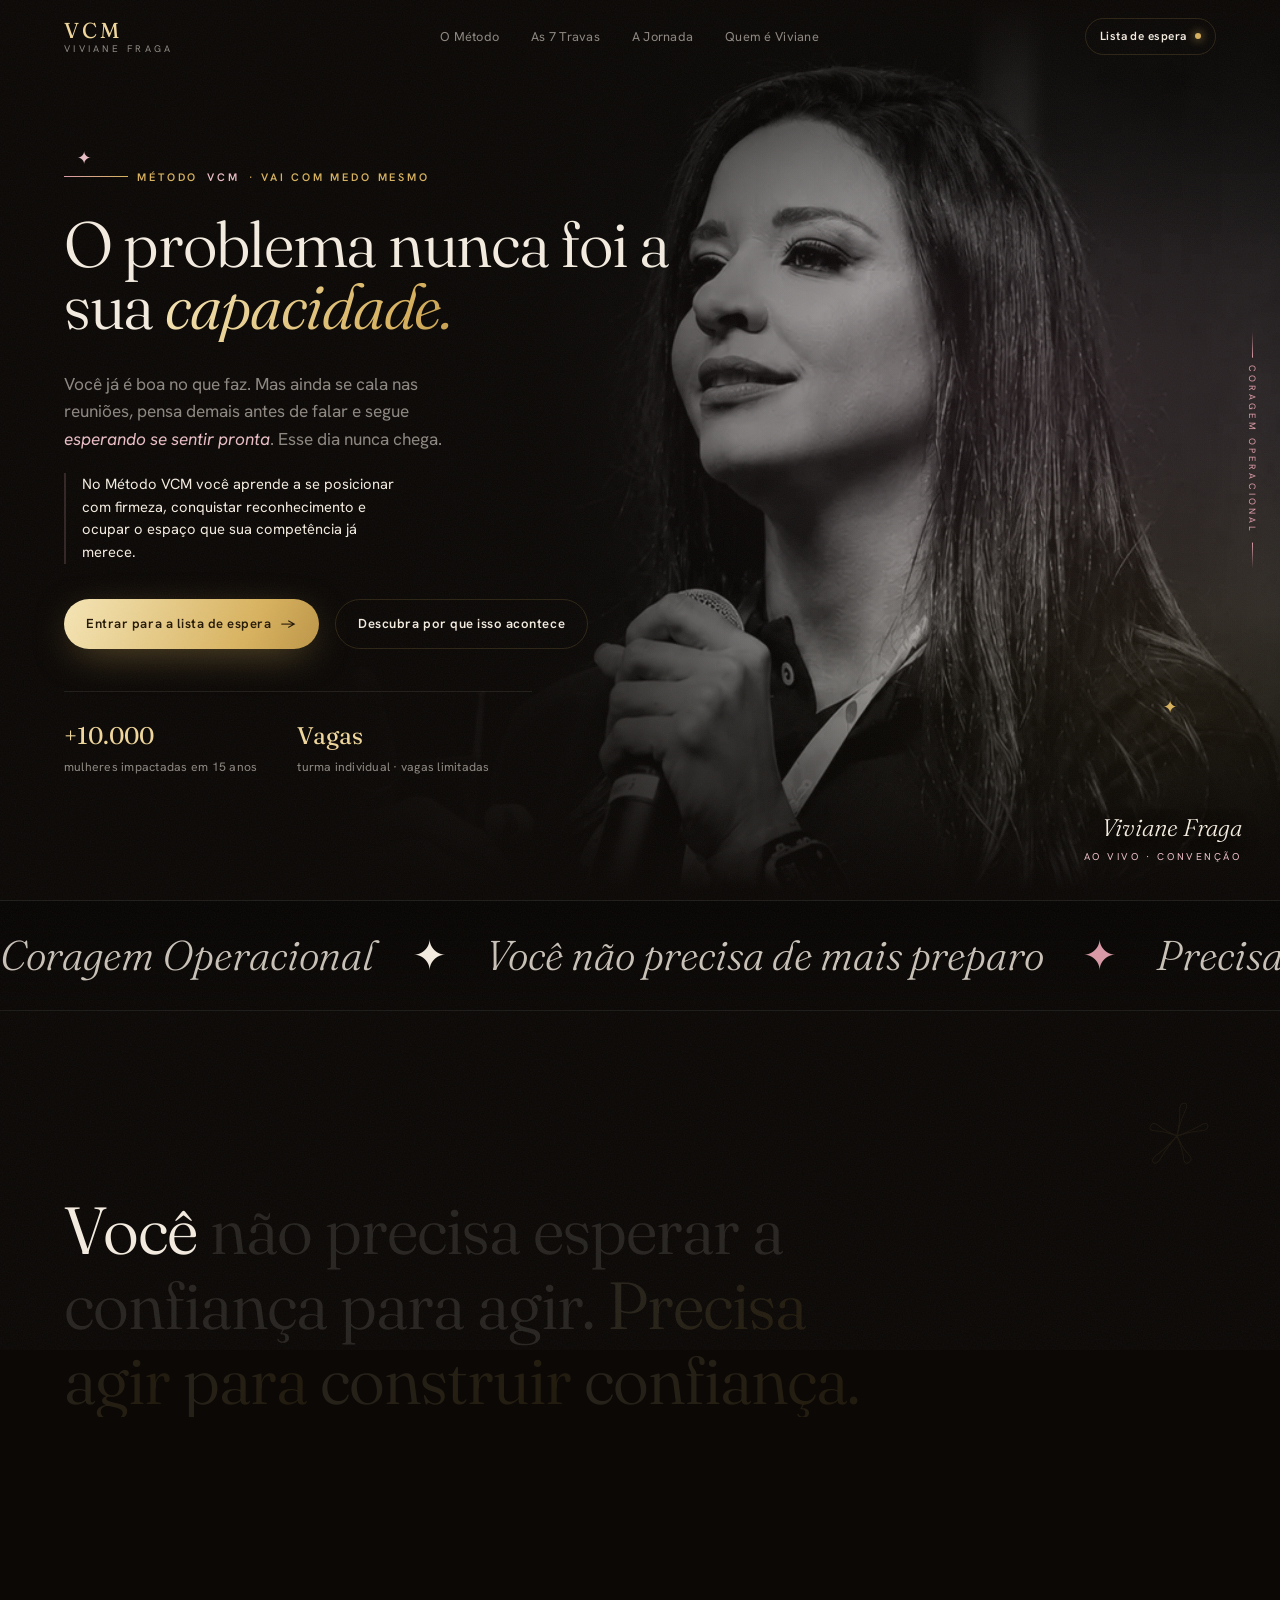
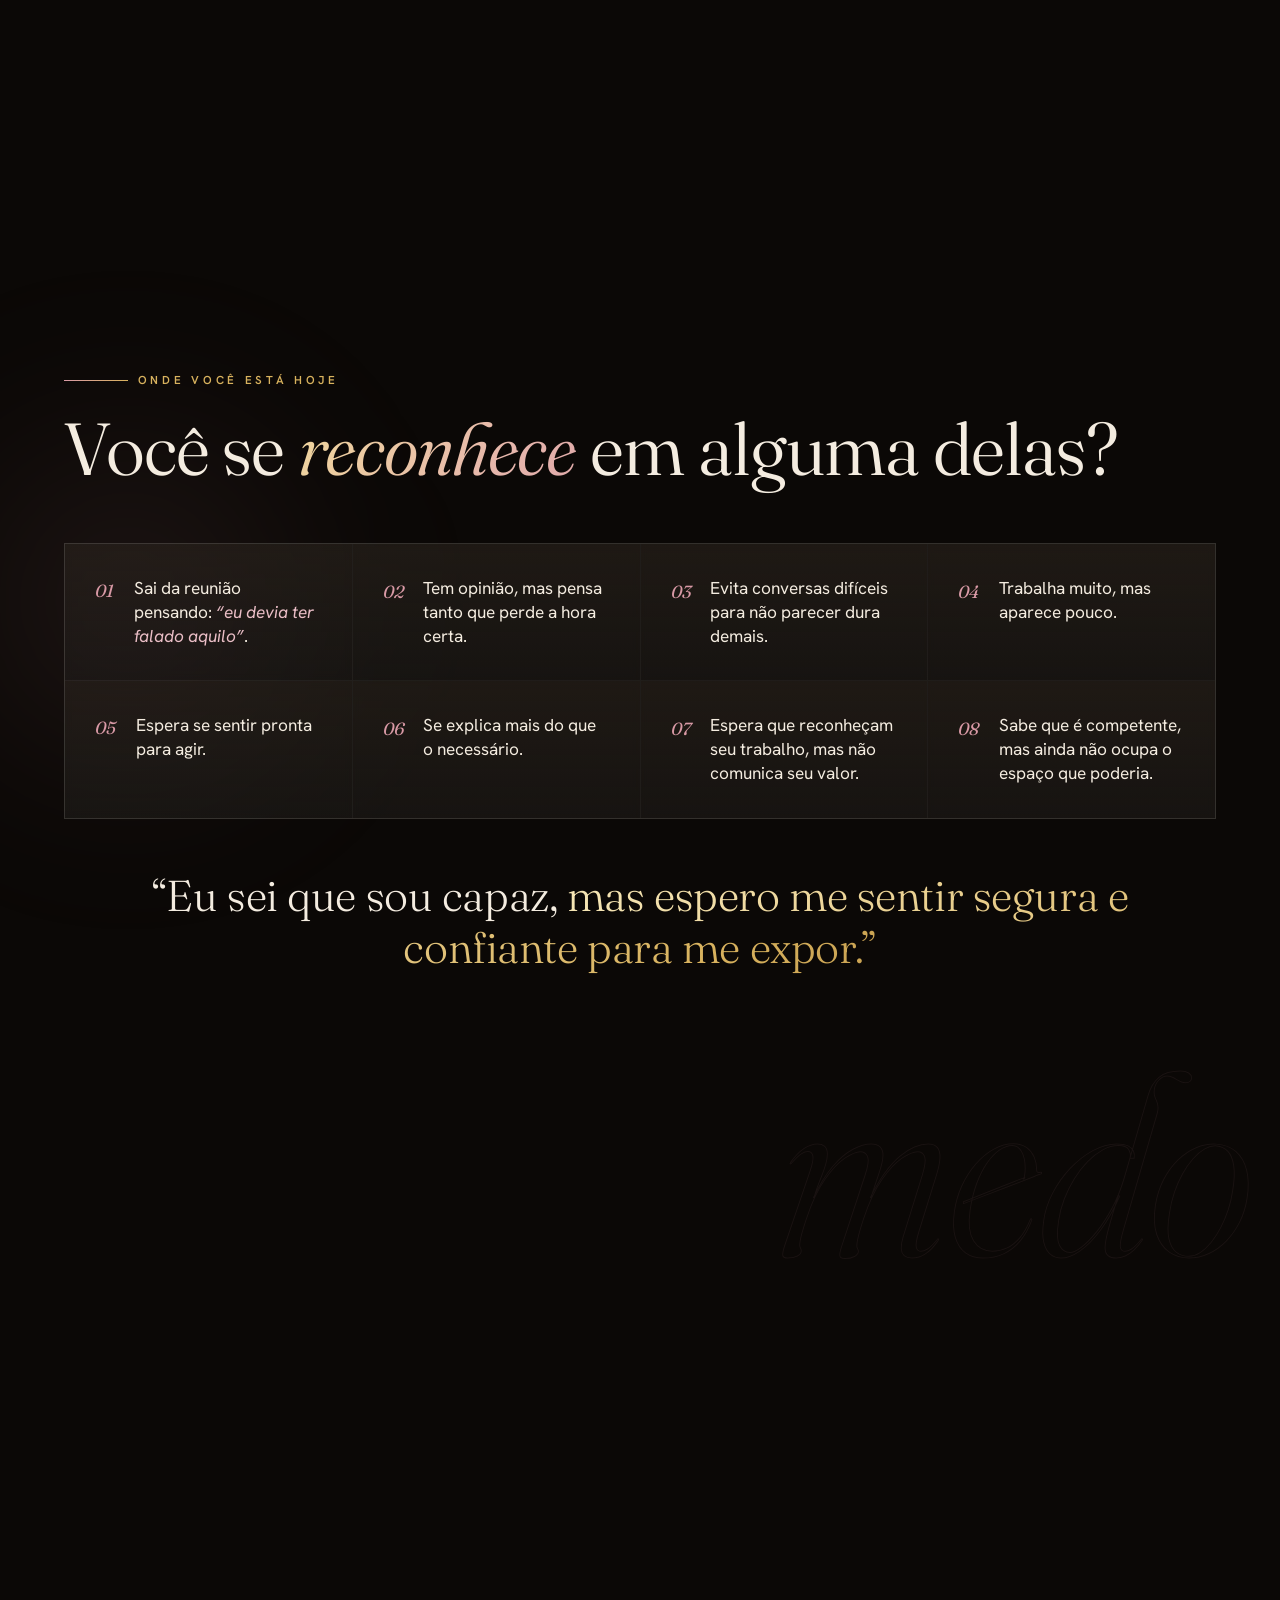
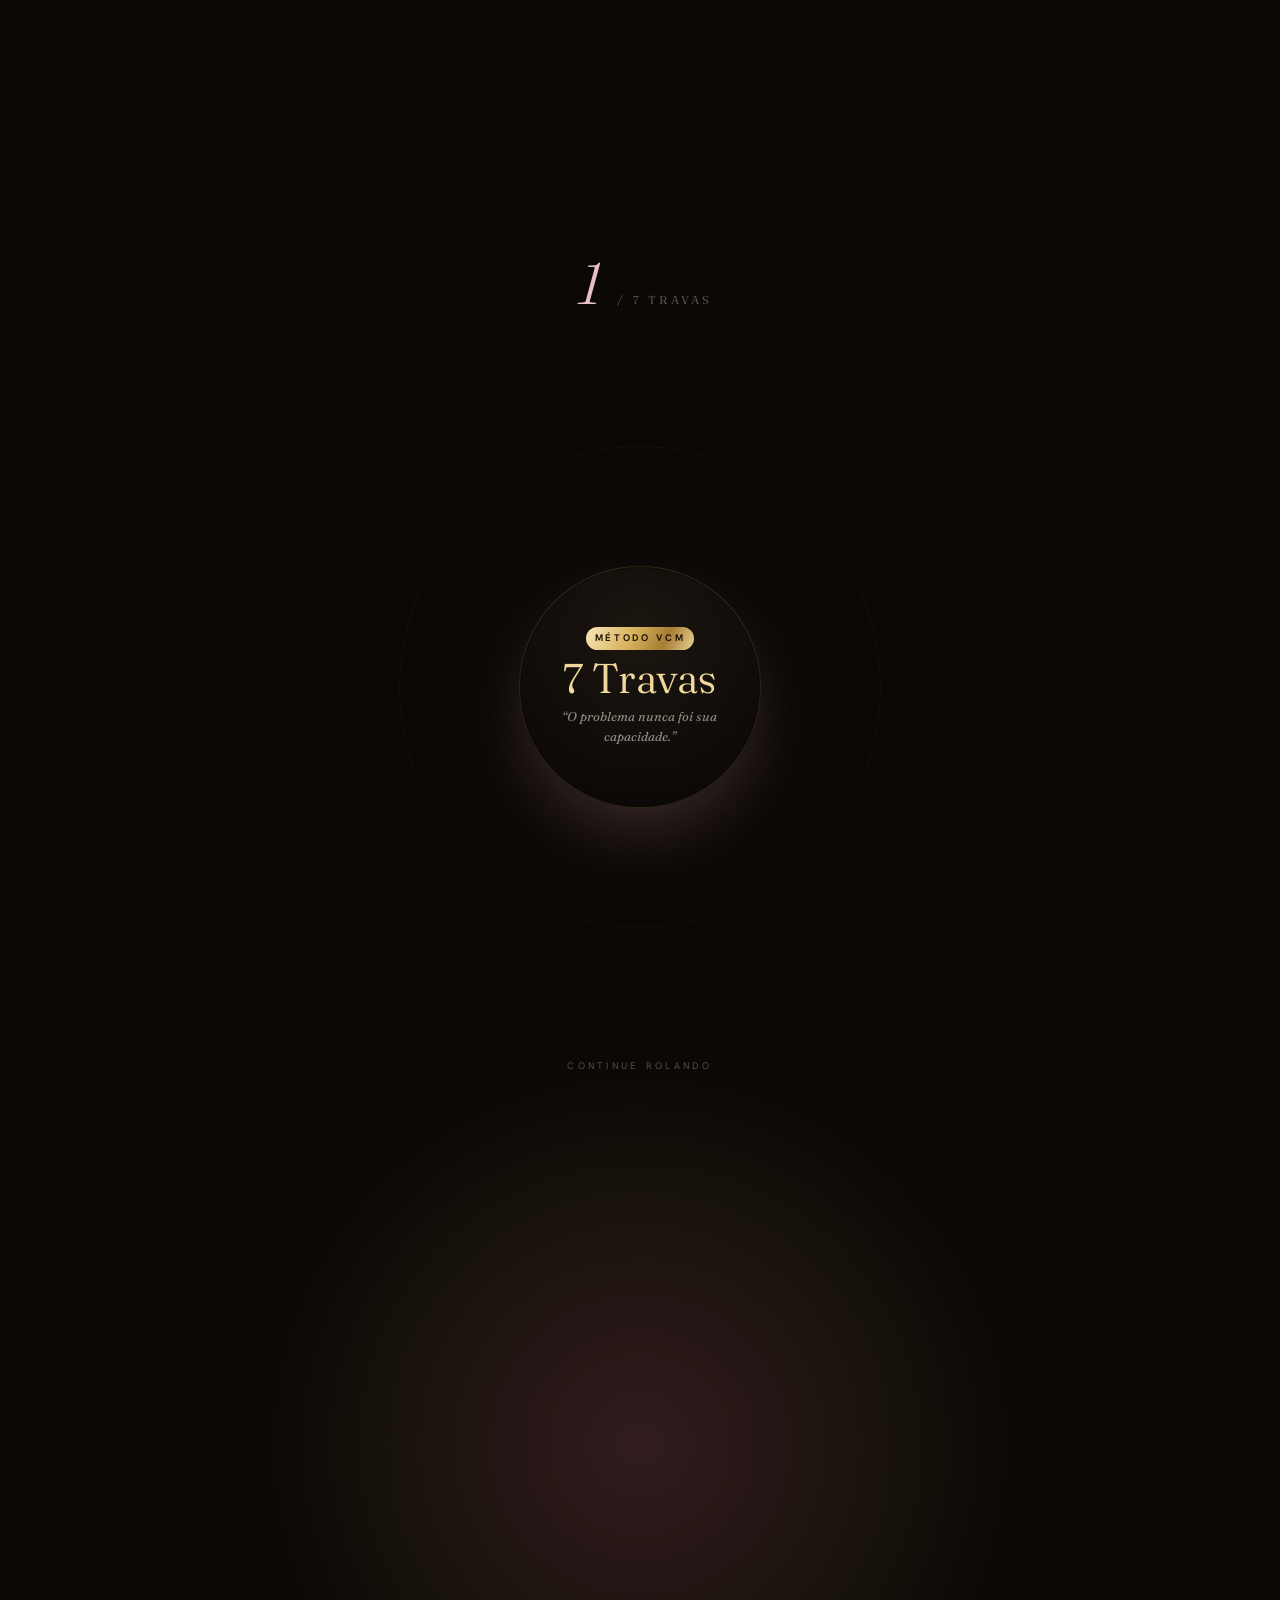
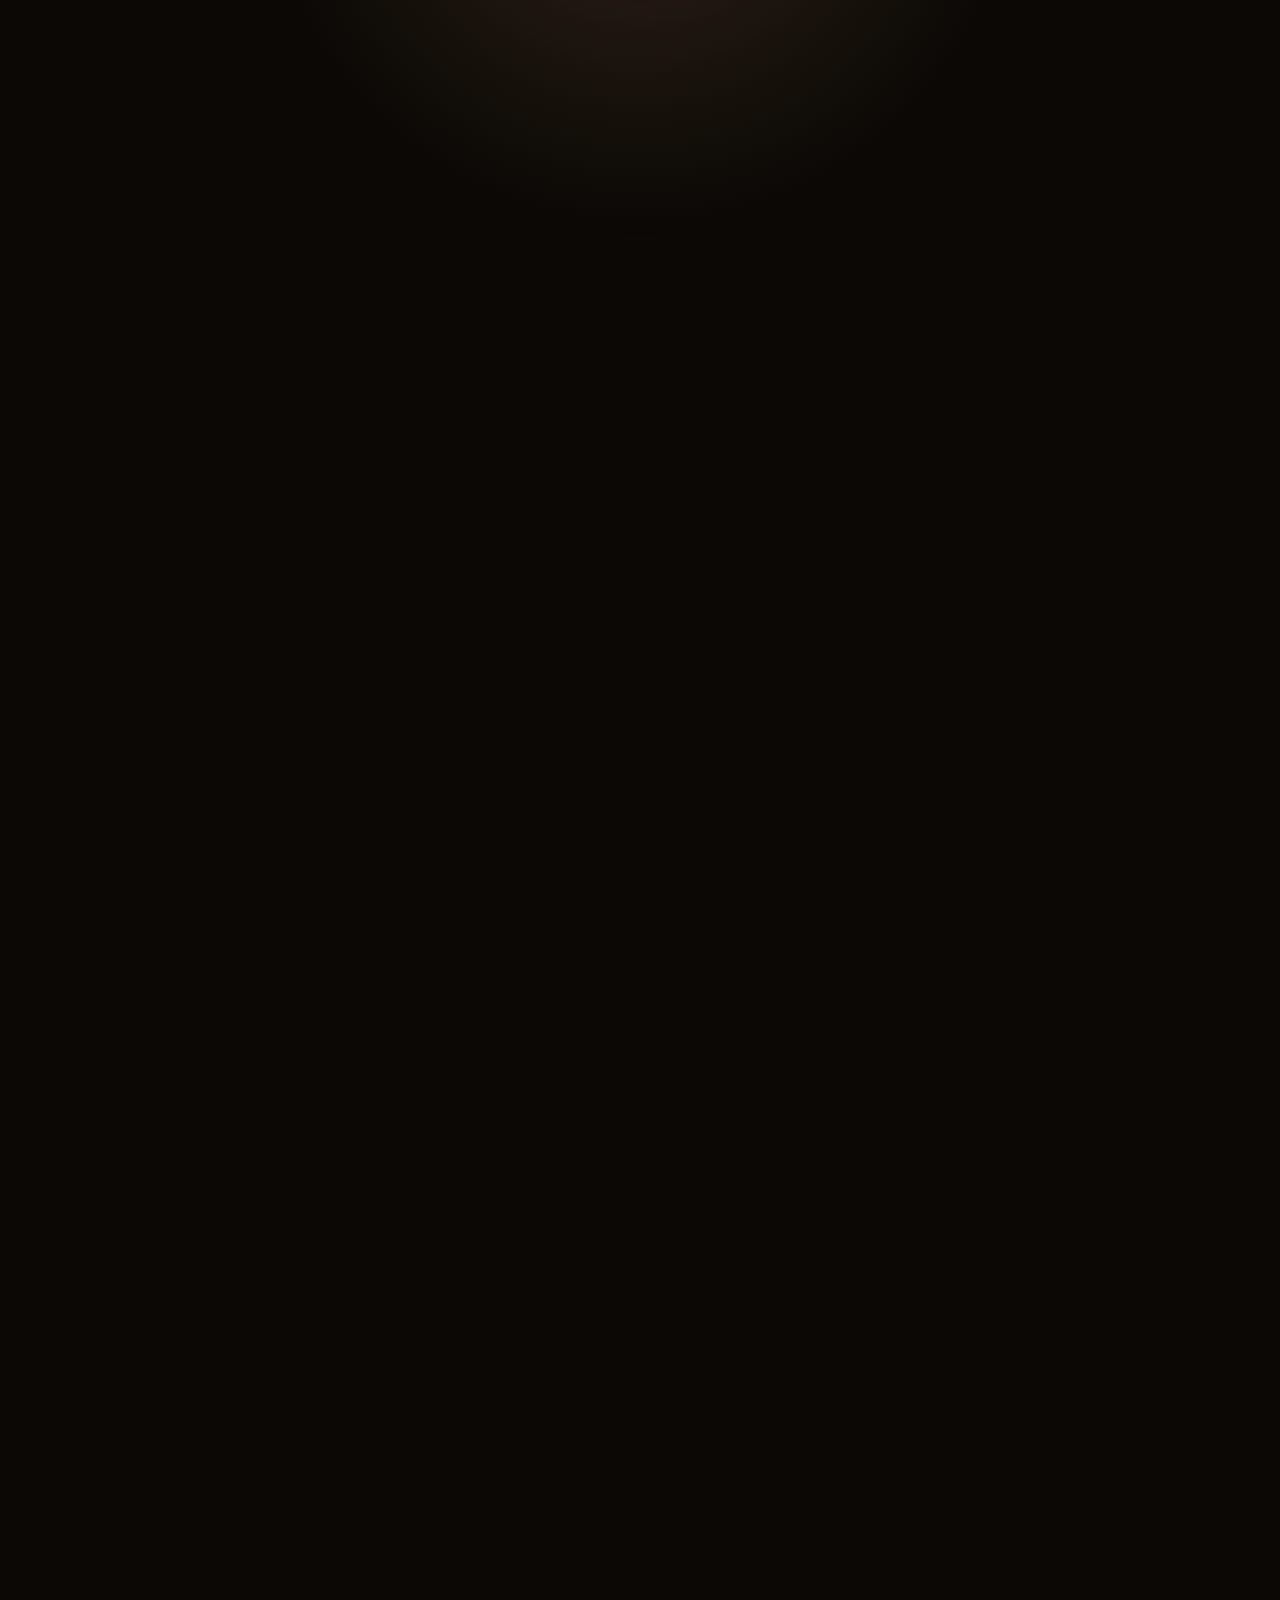
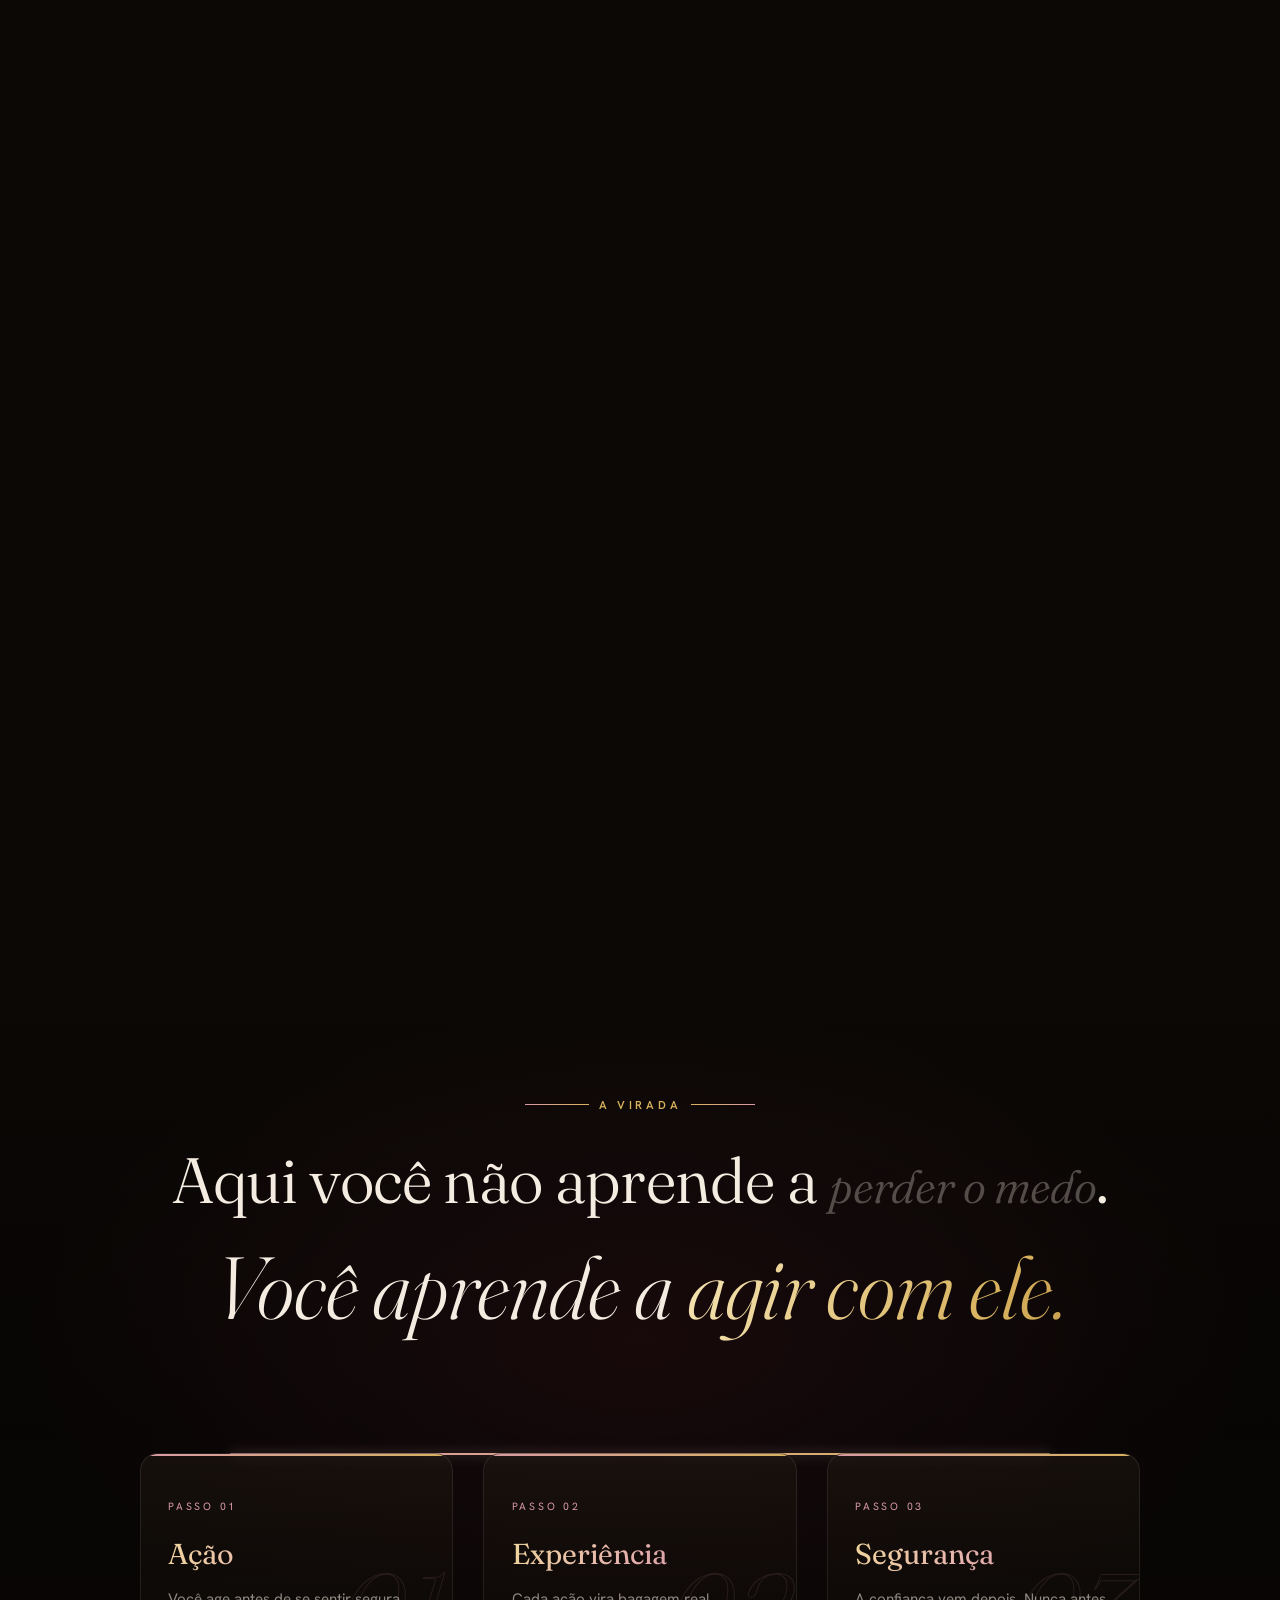
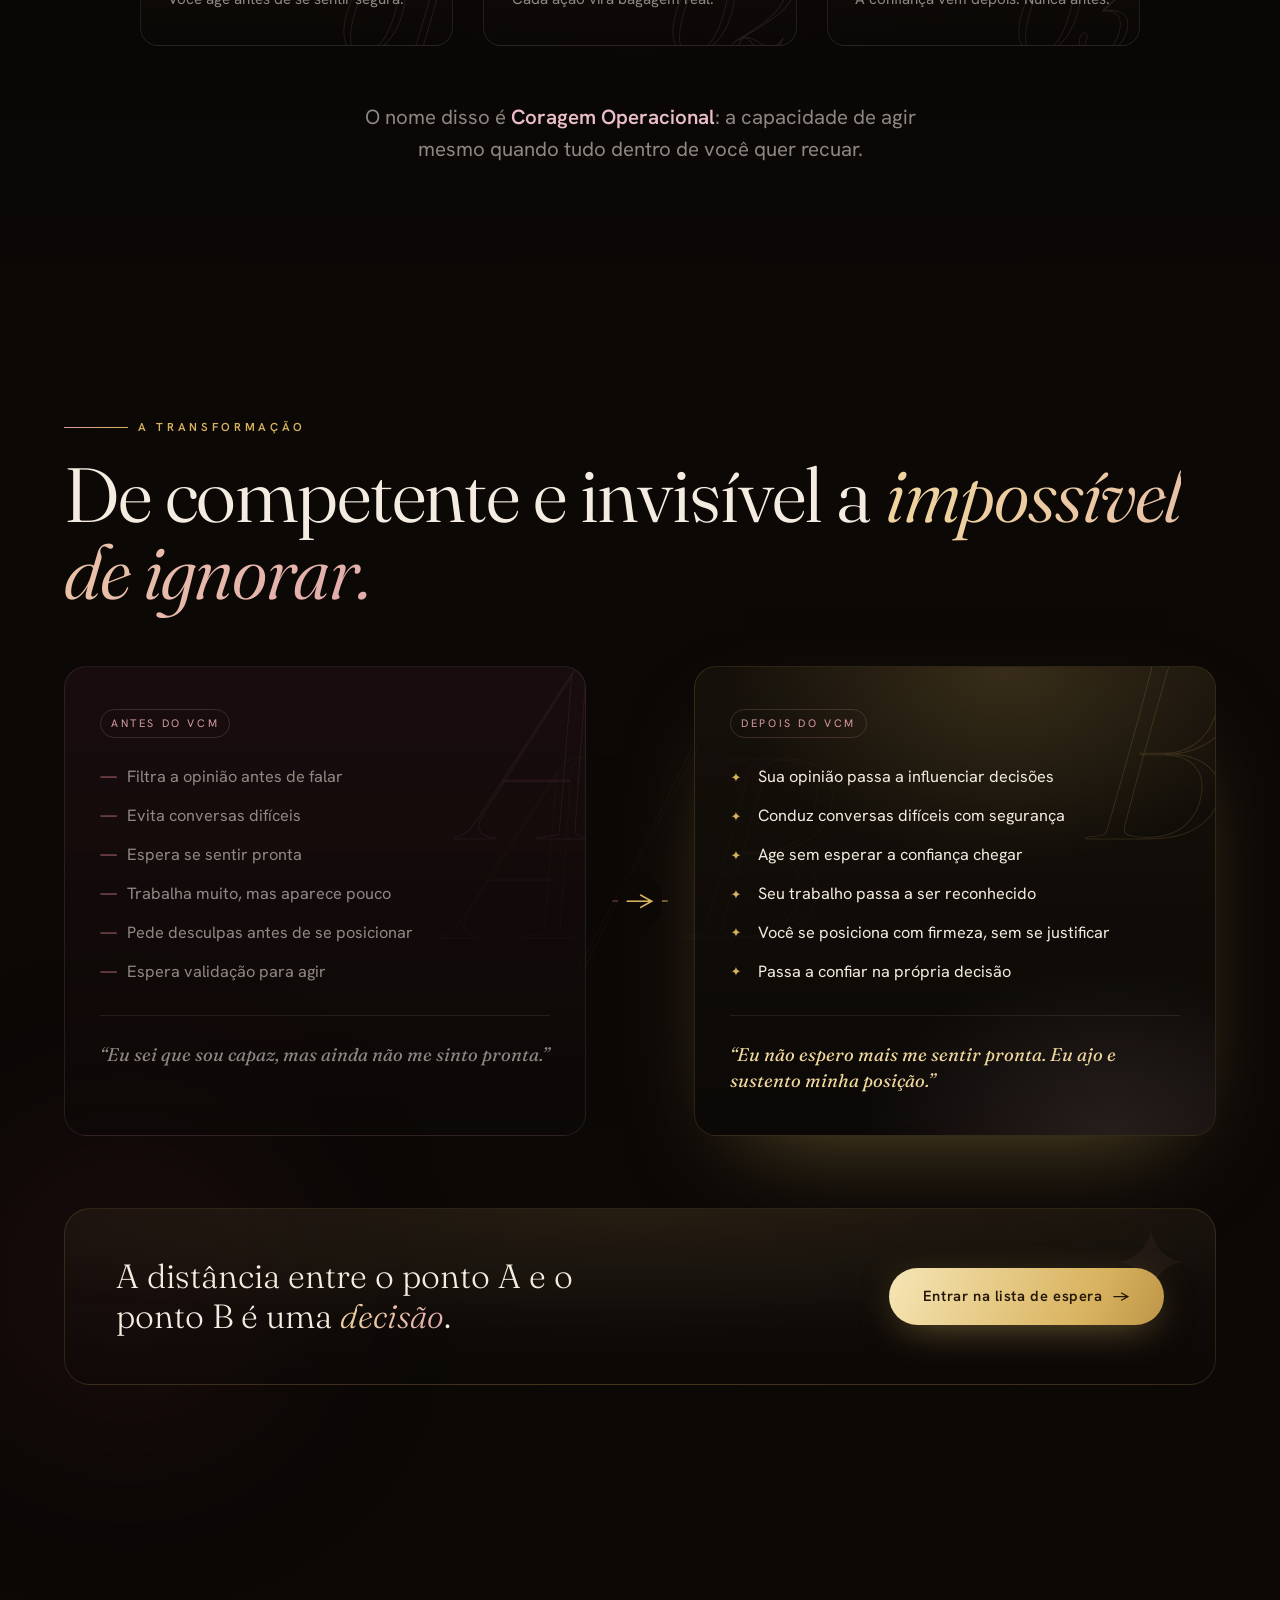
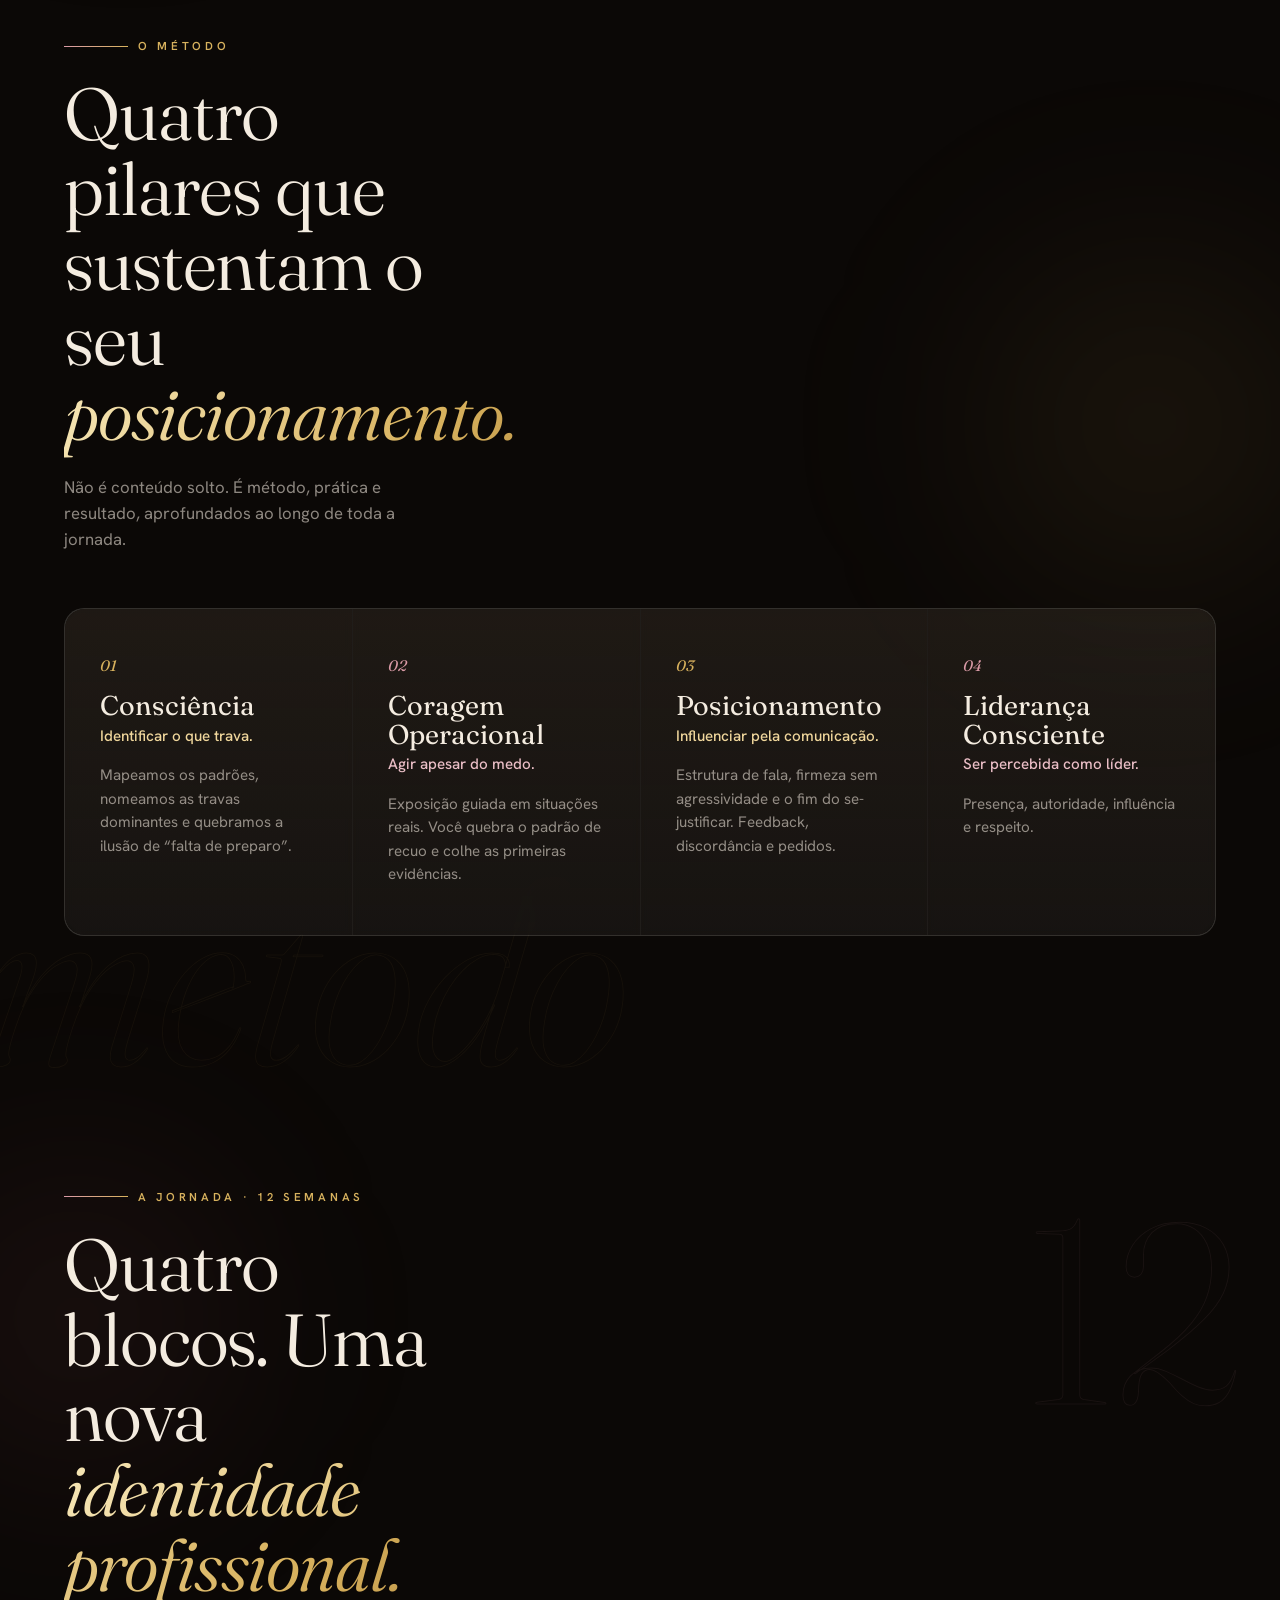
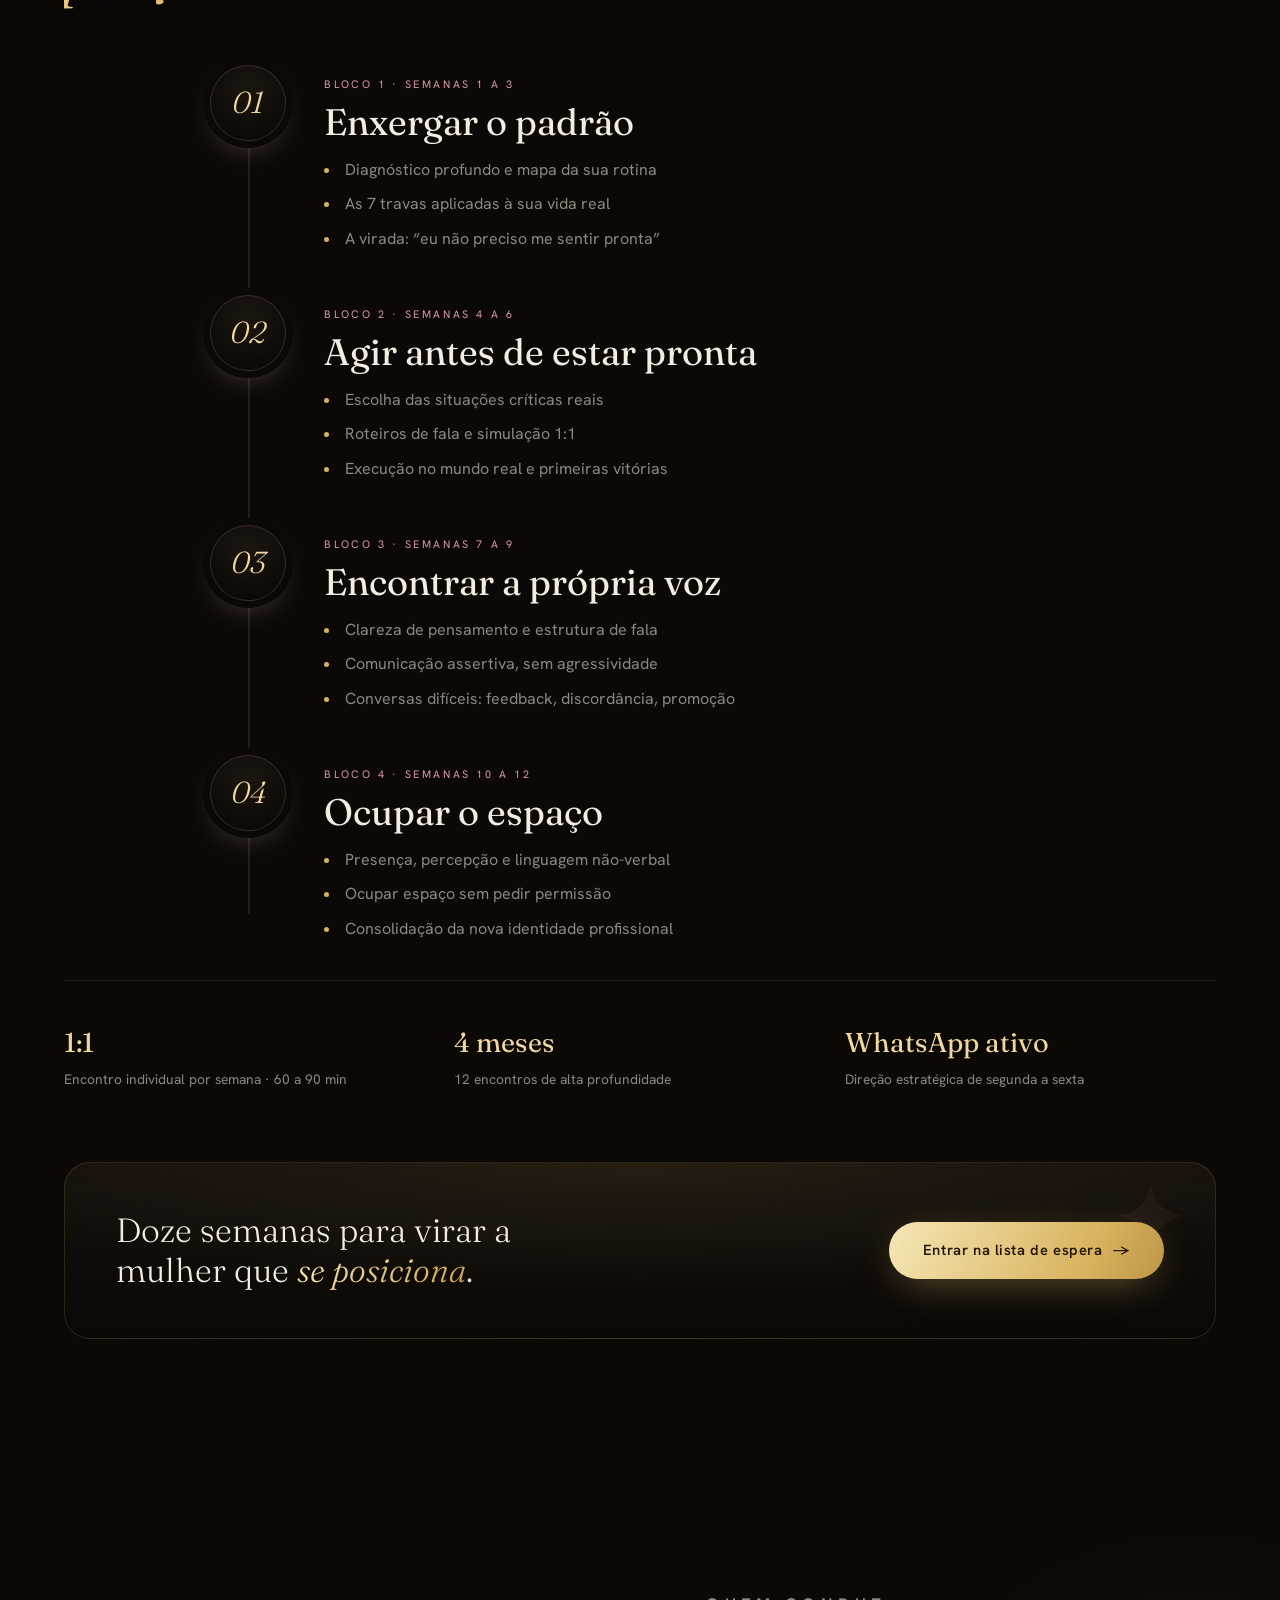
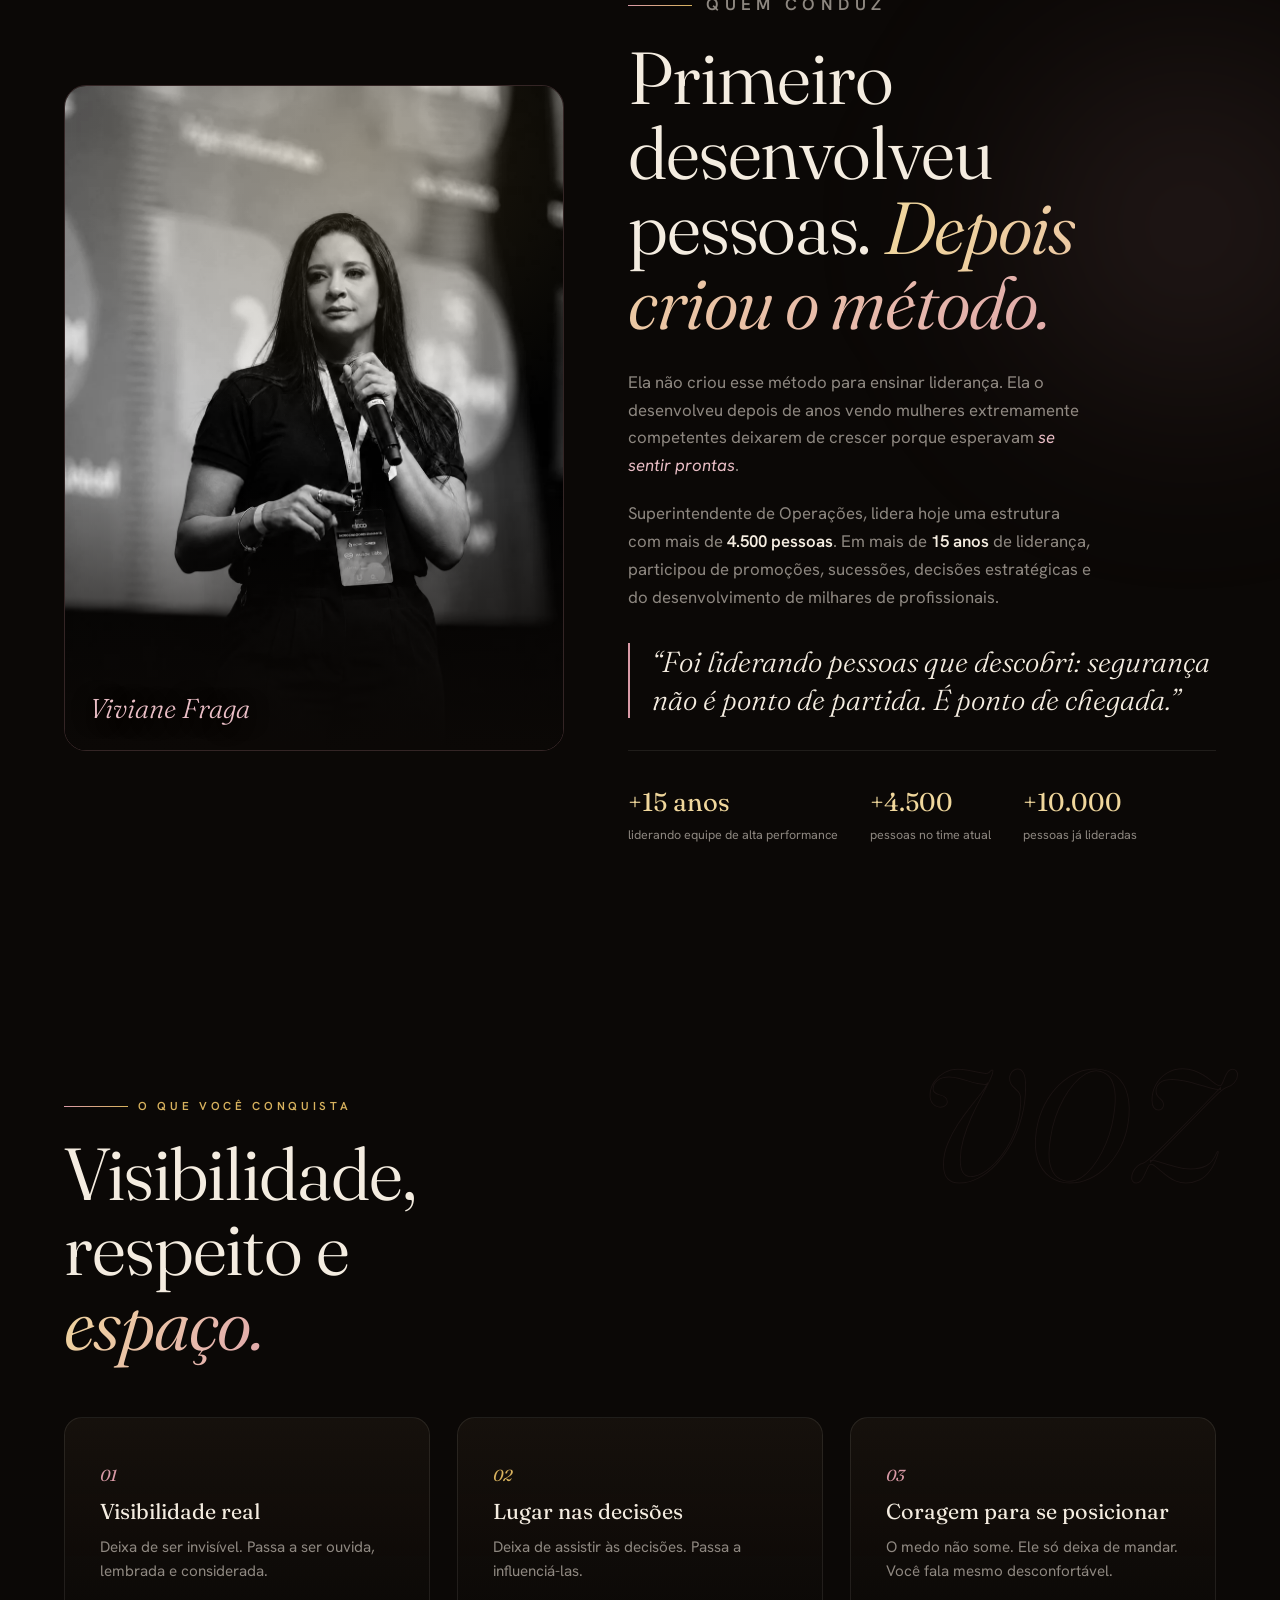
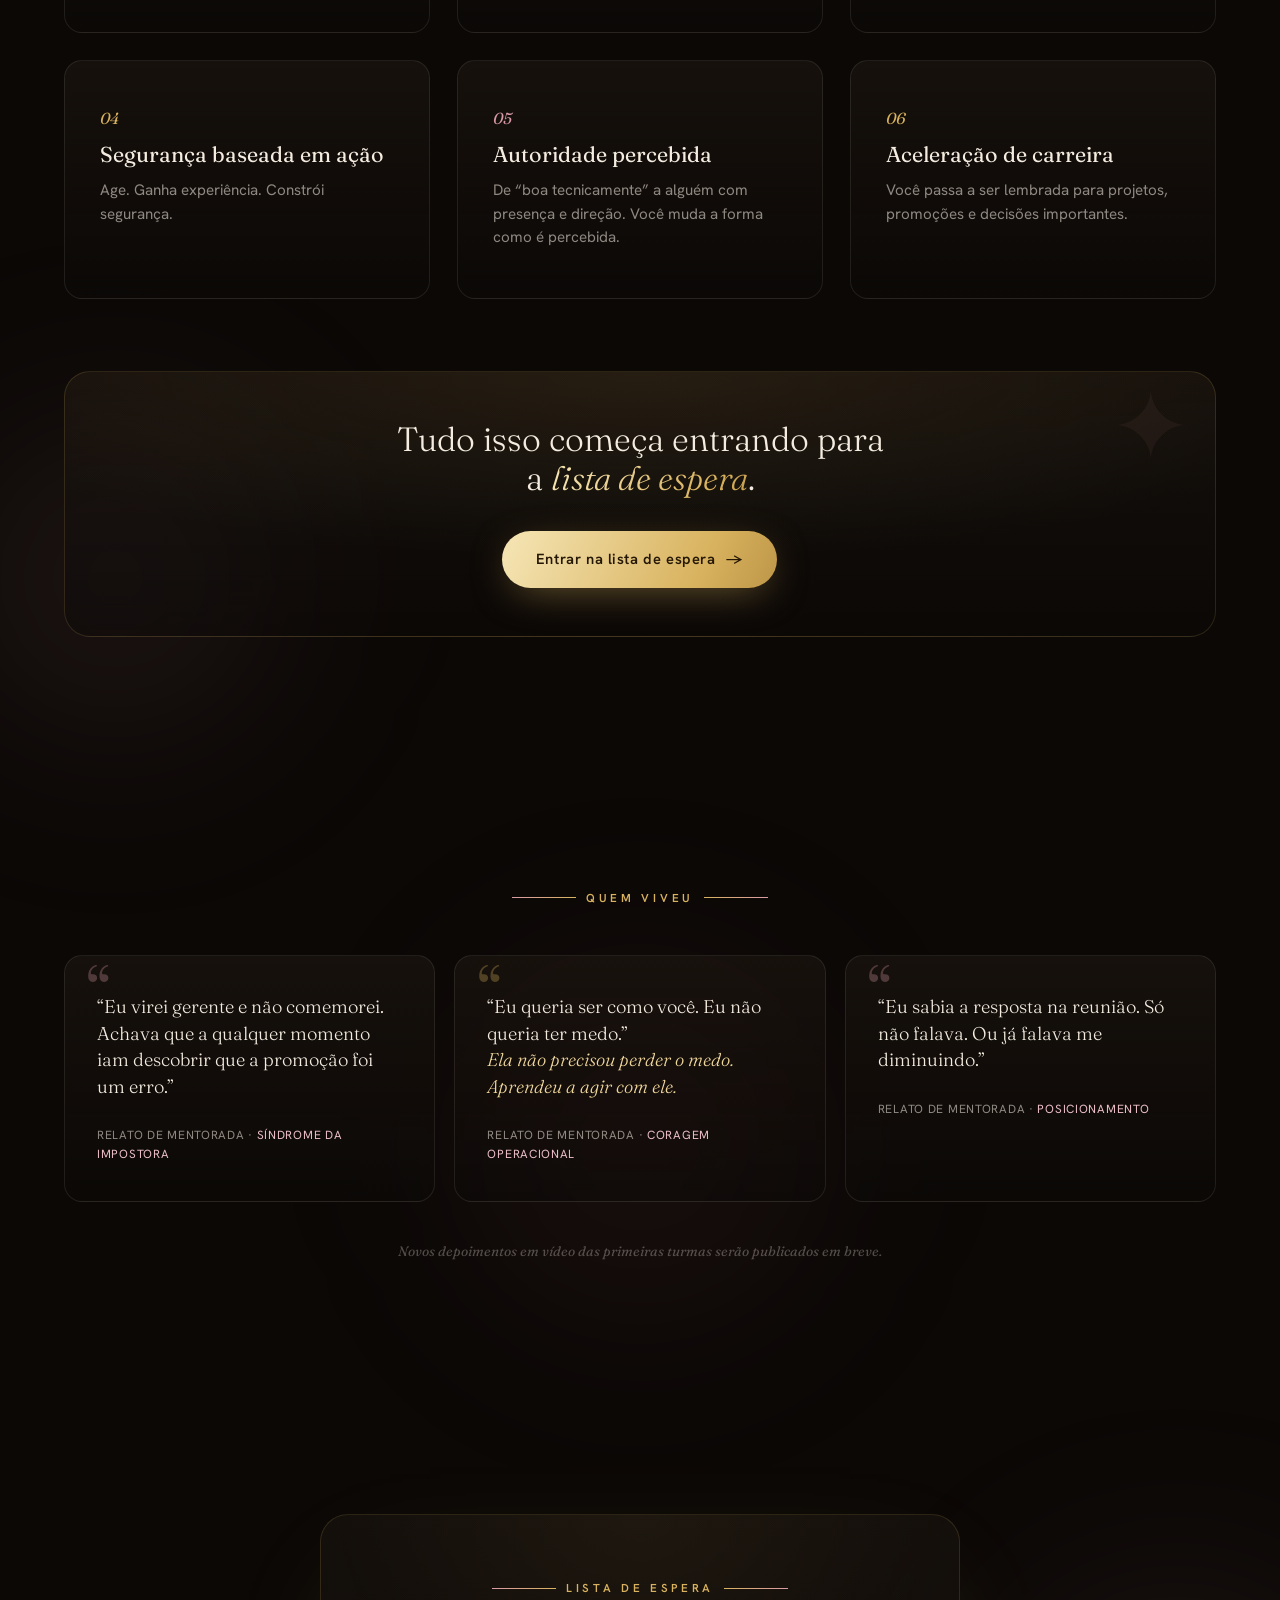
<file: index.html>
<!DOCTYPE html>
<html lang="pt-BR" class="no-js">
<head>
<meta charset="UTF-8" />
<meta name="viewport" content="width=device-width, initial-scale=1.0" />
<title>Método VCM · Viviane Fraga | Lista de Espera</title>
<meta name="description" content="Método VCM · Vai Com Medo Mesmo. Para a mulher competente que já entrega, mas ainda se diminui. Aprenda a se posicionar com firmeza e ocupar o espaço que é seu. Lista de espera aberta." />
<meta property="og:title" content="Método VCM · Viviane Fraga" />
<meta property="og:description" content="Você não precisa de mais preparo. Precisa se posicionar." />
<meta property="og:type" content="website" />
<link rel="preconnect" href="https://fonts.googleapis.com" />
<link rel="preconnect" href="https://fonts.gstatic.com" crossorigin />
<link href="https://fonts.googleapis.com/css2?family=Fraunces:ital,opsz,wght@0,9..144,300..900;1,9..144,300..900&family=Hanken+Grotesk:ital,wght@0,300..800;1,300..700&display=swap" rel="stylesheet" />
<link rel="icon" href="data:image/svg+xml,%3Csvg xmlns='http://www.w3.org/2000/svg' viewBox='0 0 64 64'%3E%3Crect width='64' height='64' rx='14' fill='%230b0806'/%3E%3Ctext x='32' y='44' font-family='Georgia,serif' font-size='34' font-style='italic' fill='%23e0b96a' text-anchor='middle'%3EV%3C/text%3E%3C/svg%3E" />
<link rel="stylesheet" href="assets/css/styles.css" />
</head>
<body>

<!-- ============ GRAIN + VIGNETTE OVERLAYS ============ -->
<div class="grain" aria-hidden="true"></div>
<div class="cursor" aria-hidden="true"><span></span></div>

<!-- ============ PRELOADER ============ -->
<div class="preloader" id="preloader" aria-hidden="true">
  <div class="preloader__inner">
    <span class="preloader__mark">VCM</span>
    <span class="preloader__bar"><i></i></span>
    <span class="preloader__word">Vai Com Medo Mesmo</span>
  </div>
</div>

<!-- ============ NAV ============ -->
<header class="nav" id="nav">
  <a href="#topo" class="nav__brand" aria-label="Método VCM · início">
    <span class="nav__brand-mark">VCM</span>
    <span class="nav__brand-sub">Viviane Fraga</span>
  </a>
  <nav class="nav__links" aria-label="Seções">
    <a href="#metodo">O Método</a>
    <a href="#travas">As 7 Travas</a>
    <a href="#jornada">A Jornada</a>
    <a href="#viviane">Quem é Viviane</a>
  </nav>
  <a href="inscricao.html" class="btn btn--nav" data-cursor="join">Lista de espera<span class="btn__dot"></span></a>
</header>

<main id="topo">

<!-- ============ HERO ============ -->
<section class="hero" id="hero">
  <div class="hero__atmos" aria-hidden="true">
    <span class="orb orb--rose"></span>
    <span class="orb orb--gold"></span>
    <span class="orb orb--wine"></span>
    <span class="hero__ghost">VCM</span>
  </div>

  <figure class="hero__figure" aria-hidden="true">
    <img src="assets/img/viviane-hero-gold.webp" alt="" width="1500" height="2250" />
    <span class="hero__figure-grade"></span>
    <span class="hero__figure-rail"><i></i> Coragem Operacional <i></i></span>
    <figcaption class="hero__figure-cap">
      <span class="hero__figure-name">Viviane Fraga</span>
      <span class="hero__figure-role">ao vivo · convenção</span>
    </figcaption>
    <span class="spark spark--1">✦</span>
    <span class="spark spark--2">✦</span>
  </figure>

  <div class="hero__inner">
    <div class="hero__content">
      <p class="eyebrow eyebrow--hero" data-reveal>
        <span class="eyebrow__line"></span> Método <em>VCM</em> · Vai Com Medo Mesmo
      </p>

      <h1 class="hero__title">
        <span class="line"><span data-line>O problema nunca foi a sua <em class="grad">capacidade.</em></span></span>
      </h1>

      <p class="hero__lede" data-reveal>
        Você já é boa no que faz. Mas ainda se cala nas reuniões, pensa demais antes
        de falar e segue <em>esperando se sentir pronta</em>. Esse dia nunca chega.
      </p>

      <p class="hero__note" data-reveal>
        No Método VCM você aprende a se posicionar com firmeza, conquistar reconhecimento
        e ocupar o espaço que sua competência já merece.
      </p>

      <div class="hero__cta" data-reveal>
        <a href="inscricao.html" class="btn btn--gold" data-magnetic data-cursor="join">
          Entrar para a lista de espera <span class="btn__arrow">→</span>
        </a>
        <a href="#manifesto" class="btn btn--ghost" data-magnetic data-cursor="scroll">Descubra por que isso acontece</a>
      </div>

      <div class="hero__meta">
        <div class="hero__meta-item" data-reveal><strong data-count="10000" data-prefix="+">+10.000</strong><span>mulheres impactadas em 15 anos</span></div>
        <div class="hero__meta-item" data-reveal><strong>Vagas</strong><span>turma individual · vagas limitadas</span></div>
      </div>
    </div>
  </div>

  <a href="#manifesto" class="hero__scroll" aria-label="Rolar para baixo" data-cursor="scroll">
    <span>role</span><i></i>
  </a>
</section>

<!-- ============ MARQUEE ============ -->
<section class="marquee" aria-hidden="true">
  <div class="marquee__track">
    <span>Coragem Operacional</span><span class="marquee__star">✦</span>
    <span>Você não precisa de mais preparo</span><span class="marquee__star">✦</span>
    <span>Precisa se posicionar</span><span class="marquee__star">✦</span>
    <span>Vai com medo mesmo</span><span class="marquee__star">✦</span>
    <span>Coragem Operacional</span><span class="marquee__star">✦</span>
    <span>Você não precisa de mais preparo</span><span class="marquee__star">✦</span>
    <span>Precisa se posicionar</span><span class="marquee__star">✦</span>
    <span>Vai com medo mesmo</span><span class="marquee__star">✦</span>
  </div>
</section>

<!-- ============ MANIFESTO ============ -->
<section class="manifesto" id="manifesto">
  <p class="eyebrow" data-reveal><span class="eyebrow__line"></span> Não é sobre confiança. É sobre coragem.</p>
  <h2 class="manifesto__text">
    <span data-reveal-word>Você</span> <span data-reveal-word>não</span> <span data-reveal-word>precisa</span>
    <span data-reveal-word>esperar</span> <span data-reveal-word>a</span> <span data-reveal-word>confiança</span>
    <span data-reveal-word>para</span> <span data-reveal-word>agir.</span>
    <span data-reveal-word class="grad">Precisa</span> <span data-reveal-word class="grad">agir</span>
    <span data-reveal-word class="grad">para</span> <span data-reveal-word class="grad">construir</span>
    <span data-reveal-word class="grad">confiança.</span>
  </h2>
  <div class="manifesto__body">
    <p data-reveal>Toda conversa que você sustenta. Toda decisão que você enfrenta. Todo espaço que você ocupa fortalece quem você se torna. É assim que a segurança é construída: pela experiência, nunca pela espera.</p>
    <p data-reveal>Esse é o fundamento do Método VCM. Um processo que substitui a busca pela perfeição pela coragem de agir. Porque a confiança não é o começo da jornada. Ela é o resultado de quem decidiu não deixar o medo continuar escolhendo por si.</p>
  </div>
</section>

<!-- ============ IDENTIFICAÇÃO / PONTO A ============ -->
<section class="recon" id="reconhece">
  <div class="recon__head">
    <p class="eyebrow" data-reveal><span class="eyebrow__line"></span> Onde você está hoje</p>
    <h2 class="section-title" data-reveal>
      Você se <em class="grad-rose">reconhece</em> em alguma delas?
    </h2>
  </div>
  <ul class="recon__list">
    <li data-reveal-item><span class="recon__num">01</span><p>Sai da reunião pensando: <em>“eu devia ter falado aquilo”</em>.</p></li>
    <li data-reveal-item><span class="recon__num">02</span><p>Tem opinião, mas pensa tanto que perde a hora certa.</p></li>
    <li data-reveal-item><span class="recon__num">03</span><p>Evita conversas difíceis para não parecer dura demais.</p></li>
    <li data-reveal-item><span class="recon__num">04</span><p>Trabalha muito, mas aparece pouco.</p></li>
    <li data-reveal-item><span class="recon__num">05</span><p>Espera se sentir pronta para agir.</p></li>
    <li data-reveal-item><span class="recon__num">06</span><p>Se explica mais do que o necessário.</p></li>
    <li data-reveal-item><span class="recon__num">07</span><p>Espera que reconheçam seu trabalho, mas não comunica seu valor.</p></li>
    <li data-reveal-item><span class="recon__num">08</span><p>Sabe que é competente, mas ainda não ocupa o espaço que poderia.</p></li>
  </ul>
  <p class="recon__quote" data-reveal>
    <span>“Eu sei que sou capaz,</span> <span class="grad">mas espero me sentir segura e confiante para me expor.”</span>
  </p>
  <p class="recon__punch" data-reveal>
    Se você marcou mentalmente três ou mais, você provavelmente não tem um problema de
    competência. <em class="grad-rose">Tem um problema de posicionamento.</em>
  </p>
</section>

<!-- ============ AS 7 TRAVAS (SIGNATURE ORBITAL) ============ -->
<section class="travas" id="travas">
  <div class="travas__head">
    <p class="eyebrow" data-reveal><span class="eyebrow__line"></span> O mapa</p>
    <h2 class="section-title" data-reveal>As 7 Travas da <em class="grad">Mulher Competente</em></h2>
    <div class="travas__intro">
      <p data-reveal>Antes de mudar a forma como você se posiciona, precisa entender o que realmente está travando sua liderança.</p>
      <p data-reveal>Depois de anos desenvolvendo mulheres em cargos de liderança, identifiquei sete padrões invisíveis que fazem profissionais extremamente competentes trabalharem muito, aparecerem pouco e esperarem confiança para agir.</p>
      <p data-reveal>Esse é o mapa que orienta todo o Método VCM. Role para conhecer cada uma delas.</p>
    </div>
  </div>

  <div class="travas__stage" id="travasStage">
  <div class="orbit" id="orbit">
    <div class="orbit__aura" aria-hidden="true"></div>
    <div class="orbit__ring orbit__ring--1"></div>
    <div class="orbit__ring orbit__ring--2"></div>
    <div class="orbit__core">
      <span class="orbit__core-tag">Método VCM</span>
      <strong class="orbit__core-title">7 Travas</strong>
      <span class="orbit__core-quote">“O problema nunca foi sua capacidade.”</span>
    </div>

    <!-- nodes positioned via CSS custom prop --i -->
    <button class="node" style="--i:0" data-trava aria-expanded="false">
      <span class="node__dot"></span>
      <span class="node__label"><b>1.</b> Síndrome da Forte</span>
      <span class="node__desc">Sentir que precisa sustentar tudo sozinha e evitar pedir ajuda.</span>
    </button>
    <button class="node" style="--i:1" data-trava aria-expanded="false">
      <span class="node__dot"></span>
      <span class="node__label"><b>2.</b> Armadilha da Boazinha</span>
      <span class="node__desc">Evitar conflitos para agradar e manter aprovação.</span>
    </button>
    <button class="node" style="--i:2" data-trava aria-expanded="false">
      <span class="node__dot"></span>
      <span class="node__label"><b>3.</b> Fantasma da Arrogância</span>
      <span class="node__desc">Medo de parecer arrogante ao se posicionar e reconhecer conquistas.</span>
    </button>
    <button class="node" style="--i:3" data-trava aria-expanded="false">
      <span class="node__dot"></span>
      <span class="node__label"><b>4.</b> Culpa da Ambição</span>
      <span class="node__desc">Sentir culpa por querer crescer e buscar oportunidades maiores.</span>
    </button>
    <button class="node" style="--i:4" data-trava aria-expanded="false">
      <span class="node__dot"></span>
      <span class="node__label"><b>5.</b> Sobrecarga Invisível</span>
      <span class="node__desc">Assumir responsabilidades emocionais e práticas que não são suas.</span>
    </button>
    <button class="node" style="--i:5" data-trava aria-expanded="false">
      <span class="node__dot"></span>
      <span class="node__label"><b>6.</b> Medo de Perder Afeto</span>
      <span class="node__desc">Temer que firmeza e assertividade afastem as pessoas.</span>
    </button>
    <button class="node" style="--i:6" data-trava aria-expanded="false">
      <span class="node__dot"></span>
      <span class="node__label"><b>7.</b> Perfeccionismo Paralisante</span>
      <span class="node__desc">Esperar estar 100% pronta antes de agir.</span>
    </button>
  </div>
  <div class="orbit__count" aria-hidden="true"><b id="travaCount">1</b><i>/ 7 travas</i></div>
  <span class="travas__hint" aria-hidden="true">continue rolando</span>
  </div>
</section>

<!-- ============ CORAGEM OPERACIONAL (A VIRADA) ============ -->
<section class="virada" id="virada">
  <p class="eyebrow eyebrow--center" data-reveal><span class="eyebrow__line"></span> A virada <span class="eyebrow__line"></span></p>
  <h2 class="virada__title" data-reveal>
    Aqui você não aprende a <span class="strike">perder o medo</span>.
  </h2>
  <p class="virada__big" data-reveal>Você aprende a <em class="grad">agir com ele.</em></p>

  <div class="cycle" data-reveal>
    <span class="cycle__beam" aria-hidden="true"><i></i><b class="cycle__pulse"></b></span>
    <article class="cycle__step" style="--n:0">
      <span class="cycle__ghost" aria-hidden="true">01</span>
      <span class="cycle__node" aria-hidden="true"></span>
      <span class="cycle__idx">Passo 01</span>
      <strong>Ação</strong>
      <p>Você age antes de se sentir segura.</p>
    </article>
    <article class="cycle__step" style="--n:1">
      <span class="cycle__ghost" aria-hidden="true">02</span>
      <span class="cycle__node" aria-hidden="true"></span>
      <span class="cycle__idx">Passo 02</span>
      <strong>Experiência</strong>
      <p>Cada ação vira bagagem real.</p>
    </article>
    <article class="cycle__step" style="--n:2">
      <span class="cycle__ghost" aria-hidden="true">03</span>
      <span class="cycle__node" aria-hidden="true"></span>
      <span class="cycle__idx">Passo 03</span>
      <strong>Segurança</strong>
      <p>A confiança vem depois. Nunca antes.</p>
    </article>
  </div>

  <p class="virada__name" data-reveal>
    O nome disso é <strong>Coragem Operacional</strong>:
    a capacidade de agir mesmo quando tudo dentro de você quer recuar.
  </p>
</section>

<!-- ============ PONTO A -> PONTO B ============ -->
<section class="ab" id="transformacao">
  <div class="ab__head">
    <p class="eyebrow" data-reveal><span class="eyebrow__line"></span> A transformação</p>
    <h2 class="section-title" data-reveal>De competente e invisível a <em class="grad-rose">impossível de ignorar.</em></h2>
  </div>
  <div class="ab__grid">
    <div class="ab__col ab__col--a" data-reveal-item>
      <span class="ab__ghost" aria-hidden="true">A</span>
      <span class="ab__tag">Antes do VCM</span>
      <ul>
        <li>Filtra a opinião antes de falar</li>
        <li>Evita conversas difíceis</li>
        <li>Espera se sentir pronta</li>
        <li>Trabalha muito, mas aparece pouco</li>
        <li>Pede desculpas antes de se posicionar</li>
        <li>Espera validação para agir</li>
      </ul>
      <p class="ab__phrase">“Eu sei que sou capaz, mas ainda não me sinto pronta.”</p>
    </div>
    <div class="ab__arrow" aria-hidden="true">
      <span class="ab__conduit"><i></i><i></i><i></i></span>
      <span class="ab__arrowhead">→</span>
    </div>
    <div class="ab__col ab__col--b" data-reveal-item>
      <span class="ab__ghost" aria-hidden="true">B</span>
      <span class="ab__bloom" aria-hidden="true"></span>
      <span class="ab__tag ab__tag--gold">Depois do VCM</span>
      <ul>
        <li>Sua opinião passa a influenciar decisões</li>
        <li>Conduz conversas difíceis com segurança</li>
        <li>Age sem esperar a confiança chegar</li>
        <li>Seu trabalho passa a ser reconhecido</li>
        <li>Você se posiciona com firmeza, sem se justificar</li>
        <li>Passa a confiar na própria decisão</li>
      </ul>
      <p class="ab__phrase ab__phrase--gold">“Eu não espero mais me sentir pronta. Eu ajo e sustento minha posição.”</p>
    </div>
  </div>

  <div class="cta-band" data-reveal>
    <p class="cta-band__line">A distância entre o ponto A e o ponto B é uma <em class="grad-rose">decisão</em>.</p>
    <a href="inscricao.html" class="btn btn--gold btn--lg" data-magnetic data-cursor="join">Entrar na lista de espera <span class="btn__arrow">→</span></a>
  </div>
</section>

<!-- ============ O MÉTODO — 4 PILARES ============ -->
<section class="pilares" id="metodo">
  <div class="pilares__head">
    <p class="eyebrow" data-reveal><span class="eyebrow__line"></span> O método</p>
    <h2 class="section-title" data-reveal>Quatro pilares que sustentam o seu <em class="grad">posicionamento.</em></h2>
    <p class="pilares__sub" data-reveal>Não é conteúdo solto. É método, prática e resultado, aprofundados ao longo de toda a jornada.</p>
  </div>
  <div class="pilares__grid">
    <article class="pilar" data-reveal-item>
      <span class="pilar__num">01</span>
      <h3>Consciência</h3>
      <p class="pilar__lead">Identificar o que trava.</p>
      <p>Mapeamos os padrões, nomeamos as travas dominantes e quebramos a ilusão de “falta de preparo”.</p>
    </article>
    <article class="pilar" data-reveal-item>
      <span class="pilar__num">02</span>
      <h3>Coragem Operacional</h3>
      <p class="pilar__lead">Agir apesar do medo.</p>
      <p>Exposição guiada em situações reais. Você quebra o padrão de recuo e colhe as primeiras evidências.</p>
    </article>
    <article class="pilar" data-reveal-item>
      <span class="pilar__num">03</span>
      <h3>Posicionamento</h3>
      <p class="pilar__lead">Influenciar pela comunicação.</p>
      <p>Estrutura de fala, firmeza sem agressividade e o fim do se-justificar. Feedback, discordância e pedidos.</p>
    </article>
    <article class="pilar" data-reveal-item>
      <span class="pilar__num">04</span>
      <h3>Liderança Consciente</h3>
      <p class="pilar__lead">Ser percebida como líder.</p>
      <p>Presença, autoridade, influência e respeito.</p>
    </article>
  </div>
</section>

<!-- ============ A JORNADA — 12 SEMANAS ============ -->
<section class="jornada" id="jornada">
  <div class="jornada__head">
    <p class="eyebrow" data-reveal><span class="eyebrow__line"></span> A jornada · 12 semanas</p>
    <h2 class="section-title" data-reveal>Quatro blocos. Uma nova <em class="grad">identidade profissional.</em></h2>
  </div>

  <ol class="timeline">
    <span class="timeline__spine" aria-hidden="true"><i id="tlFill"></i></span>
    <li class="tl" data-reveal-item style="--n:0">
      <span class="tl__num">01</span>
      <div class="tl__body">
        <span class="tl__meta">Bloco 1 · semanas 1 a 3</span>
        <h3 class="tl__title">Enxergar o padrão</h3>
        <ul>
          <li>Diagnóstico profundo e mapa da sua rotina</li>
          <li>As 7 travas aplicadas à sua vida real</li>
          <li>A virada: “eu não preciso me sentir pronta”</li>
        </ul>
      </div>
    </li>
    <li class="tl" data-reveal-item style="--n:1">
      <span class="tl__num">02</span>
      <div class="tl__body">
        <span class="tl__meta">Bloco 2 · semanas 4 a 6</span>
        <h3 class="tl__title">Agir antes de estar pronta</h3>
        <ul>
          <li>Escolha das situações críticas reais</li>
          <li>Roteiros de fala e simulação 1:1</li>
          <li>Execução no mundo real e primeiras vitórias</li>
        </ul>
      </div>
    </li>
    <li class="tl" data-reveal-item style="--n:2">
      <span class="tl__num">03</span>
      <div class="tl__body">
        <span class="tl__meta">Bloco 3 · semanas 7 a 9</span>
        <h3 class="tl__title">Encontrar a própria voz</h3>
        <ul>
          <li>Clareza de pensamento e estrutura de fala</li>
          <li>Comunicação assertiva, sem agressividade</li>
          <li>Conversas difíceis: feedback, discordância, promoção</li>
        </ul>
      </div>
    </li>
    <li class="tl" data-reveal-item style="--n:3">
      <span class="tl__num">04</span>
      <div class="tl__body">
        <span class="tl__meta">Bloco 4 · semanas 10 a 12</span>
        <h3 class="tl__title">Ocupar o espaço</h3>
        <ul>
          <li>Presença, percepção e linguagem não-verbal</li>
          <li>Ocupar espaço sem pedir permissão</li>
          <li>Consolidação da nova identidade profissional</li>
        </ul>
      </div>
    </li>
  </ol>

  <div class="jornada__format" data-reveal>
    <div class="fmt"><strong>1:1</strong><span>Encontro individual por semana · 60 a 90 min</span></div>
    <div class="fmt"><strong>4 meses</strong><span>12 encontros de alta profundidade</span></div>
    <div class="fmt"><strong>WhatsApp ativo</strong><span>Direção estratégica de segunda a sexta</span></div>
  </div>

  <div class="cta-band" data-reveal>
    <p class="cta-band__line">Doze semanas para virar a mulher que <em class="grad">se posiciona</em>.</p>
    <a href="inscricao.html" class="btn btn--gold btn--lg" data-magnetic data-cursor="join">Entrar na lista de espera <span class="btn__arrow">→</span></a>
  </div>
</section>

<!-- ============ QUEM É VIVIANE ============ -->
<section class="viviane" id="viviane">
  <div class="viviane__media" data-reveal>
    <div class="viviane__frame">
      <img src="assets/img/viviane-full-gold.webp" alt="Viviane Fraga discursando em convenção corporativa." width="1400" height="2100" />
      <span class="viviane__frame-tint"></span>
    </div>
    <span class="viviane__sign">Viviane Fraga</span>
  </div>
  <div class="viviane__text">
    <p class="eyebrow" data-reveal><span class="eyebrow__line"></span> Quem conduz</p>
    <h2 class="section-title" data-reveal>Primeiro desenvolveu pessoas. <em class="grad-rose">Depois criou o método.</em></h2>
    <p data-reveal>
      Ela não criou esse método para ensinar liderança. Ela o desenvolveu depois de anos
      vendo mulheres extremamente competentes deixarem de crescer porque esperavam
      <em>se sentir prontas</em>.
    </p>
    <p data-reveal>
      Superintendente de Operações, lidera hoje uma estrutura com mais de <strong>4.500 pessoas</strong>.
      Em mais de <strong>15 anos</strong> de liderança, participou de promoções, sucessões,
      decisões estratégicas e do desenvolvimento de milhares de profissionais.
    </p>
    <blockquote class="viviane__quote" data-reveal>
      “Foi liderando pessoas que descobri: segurança não é ponto de partida. É ponto de chegada.”
    </blockquote>
    <dl class="viviane__stats" data-reveal>
      <div><dt>+15 anos</dt><dd>liderando equipe de alta performance</dd></div>
      <div><dt>+4.500</dt><dd>pessoas no time atual</dd></div>
      <div><dt>+10.000</dt><dd>pessoas já lideradas</dd></div>
    </dl>
  </div>
</section>

<!-- ============ CONQUISTAS ============ -->
<section class="conquistas" id="conquistas">
  <div class="conquistas__head">
    <p class="eyebrow" data-reveal><span class="eyebrow__line"></span> O que você conquista</p>
    <h2 class="section-title" data-reveal>Visibilidade, respeito e <em class="grad-rose">espaço.</em></h2>
  </div>
  <div class="conquistas__grid">
    <article data-reveal-item><span>01</span><h3>Visibilidade real</h3><p>Deixa de ser invisível. Passa a ser ouvida, lembrada e considerada.</p></article>
    <article data-reveal-item><span>02</span><h3>Lugar nas decisões</h3><p>Deixa de assistir às decisões. Passa a influenciá-las.</p></article>
    <article data-reveal-item><span>03</span><h3>Coragem para se posicionar</h3><p>O medo não some. Ele só deixa de mandar. Você fala mesmo desconfortável.</p></article>
    <article data-reveal-item><span>04</span><h3>Segurança baseada em ação</h3><p>Age. Ganha experiência. Constrói segurança.</p></article>
    <article data-reveal-item><span>05</span><h3>Autoridade percebida</h3><p>De “boa tecnicamente” a alguém com presença e direção. Você muda a forma como é percebida.</p></article>
    <article data-reveal-item><span>06</span><h3>Aceleração de carreira</h3><p>Você passa a ser lembrada para projetos, promoções e decisões importantes.</p></article>
  </div>

  <div class="cta-band cta-band--center" data-reveal>
    <p class="cta-band__line">Tudo isso começa entrando para a <em class="grad">lista de espera</em>.</p>
    <a href="inscricao.html" class="btn btn--gold btn--lg" data-magnetic data-cursor="join">Entrar na lista de espera <span class="btn__arrow">→</span></a>
  </div>
</section>

<!-- ============ PROVA SOCIAL ============ -->
<section class="prova" id="prova">
  <p class="eyebrow eyebrow--center" data-reveal><span class="eyebrow__line"></span> Quem viveu <span class="eyebrow__line"></span></p>
  <div class="prova__cards">
    <blockquote class="prova__card" data-reveal-item>
      <p>“Eu virei gerente e não comemorei. Achava que a qualquer momento iam descobrir que a promoção foi um erro.”</p>
      <footer>Relato de mentorada · <span>síndrome da impostora</span></footer>
    </blockquote>
    <blockquote class="prova__card prova__card--wide" data-reveal-item>
      <p>“Eu queria ser como você. Eu não queria ter medo.”<br /><em>Ela não precisou perder o medo. Aprendeu a agir com ele.</em></p>
      <footer>Relato de mentorada · <span>coragem operacional</span></footer>
    </blockquote>
    <blockquote class="prova__card" data-reveal-item>
      <p>“Eu sabia a resposta na reunião. Só não falava. Ou já falava me diminuindo.”</p>
      <footer>Relato de mentorada · <span>posicionamento</span></footer>
    </blockquote>
  </div>
  <p class="prova__note" data-reveal>Novos depoimentos em vídeo das primeiras turmas serão publicados em breve.</p>
</section>

<!-- ============ LISTA DE ESPERA (FORM) ============ -->
<section class="lista" id="lista">
  <div class="lista__card" data-reveal>
    <p class="eyebrow eyebrow--center"><span class="eyebrow__line"></span> Lista de espera <span class="eyebrow__line"></span></p>
    <h2 class="section-title">Este é o momento de mudar sua <em class="grad-rose">trajetória.</em></h2>
    <p class="lista__lead">
      A próxima turma será individual, com acompanhamento próximo e número reduzido de
      mentoradas. Entre para a lista de espera e tenha prioridade quando as inscrições forem abertas.
    </p>
    <ul class="lista__marks">
      <li>Acompanhamento individual e personalizado</li>
      <li>Prioridade de acesso à próxima turma</li>
      <li>Inscrição em menos de 1 minuto</li>
    </ul>
    <a href="inscricao.html" class="btn btn--gold btn--lg" data-magnetic data-cursor="join">
      Entrar na lista de espera <span class="btn__arrow">→</span>
    </a>
  </div>
</section>


</main>

<!-- ============ FOOTER ============ -->
<footer class="footer">
  <div class="footer__cta">
    <h2 class="footer__big">Vai com <em class="grad">medo mesmo.</em></h2>
    <a href="inscricao.html" class="btn btn--gold" data-cursor="join">Entrar para a lista de espera <span class="btn__arrow">→</span></a>
  </div>
  <div class="footer__base">
    <span class="footer__brand">Método <em>VCM</em> · Viviane Fraga</span>
    <a href="https://www.instagram.com/viviane.fragaa" target="_blank" rel="noopener" data-cursor="join">@viviane.fragaa</a>
    <span class="footer__cr">© <span id="year">2026</span> · Todos os direitos reservados</span>
  </div>
</footer>

<script src="assets/js/vendor/lenis.min.js"></script>
<script src="assets/js/vendor/gsap.min.js"></script>
<script src="assets/js/vendor/ScrollTrigger.min.js"></script>
<script src="assets/js/main.js"></script>
</body>
</html>
</file>
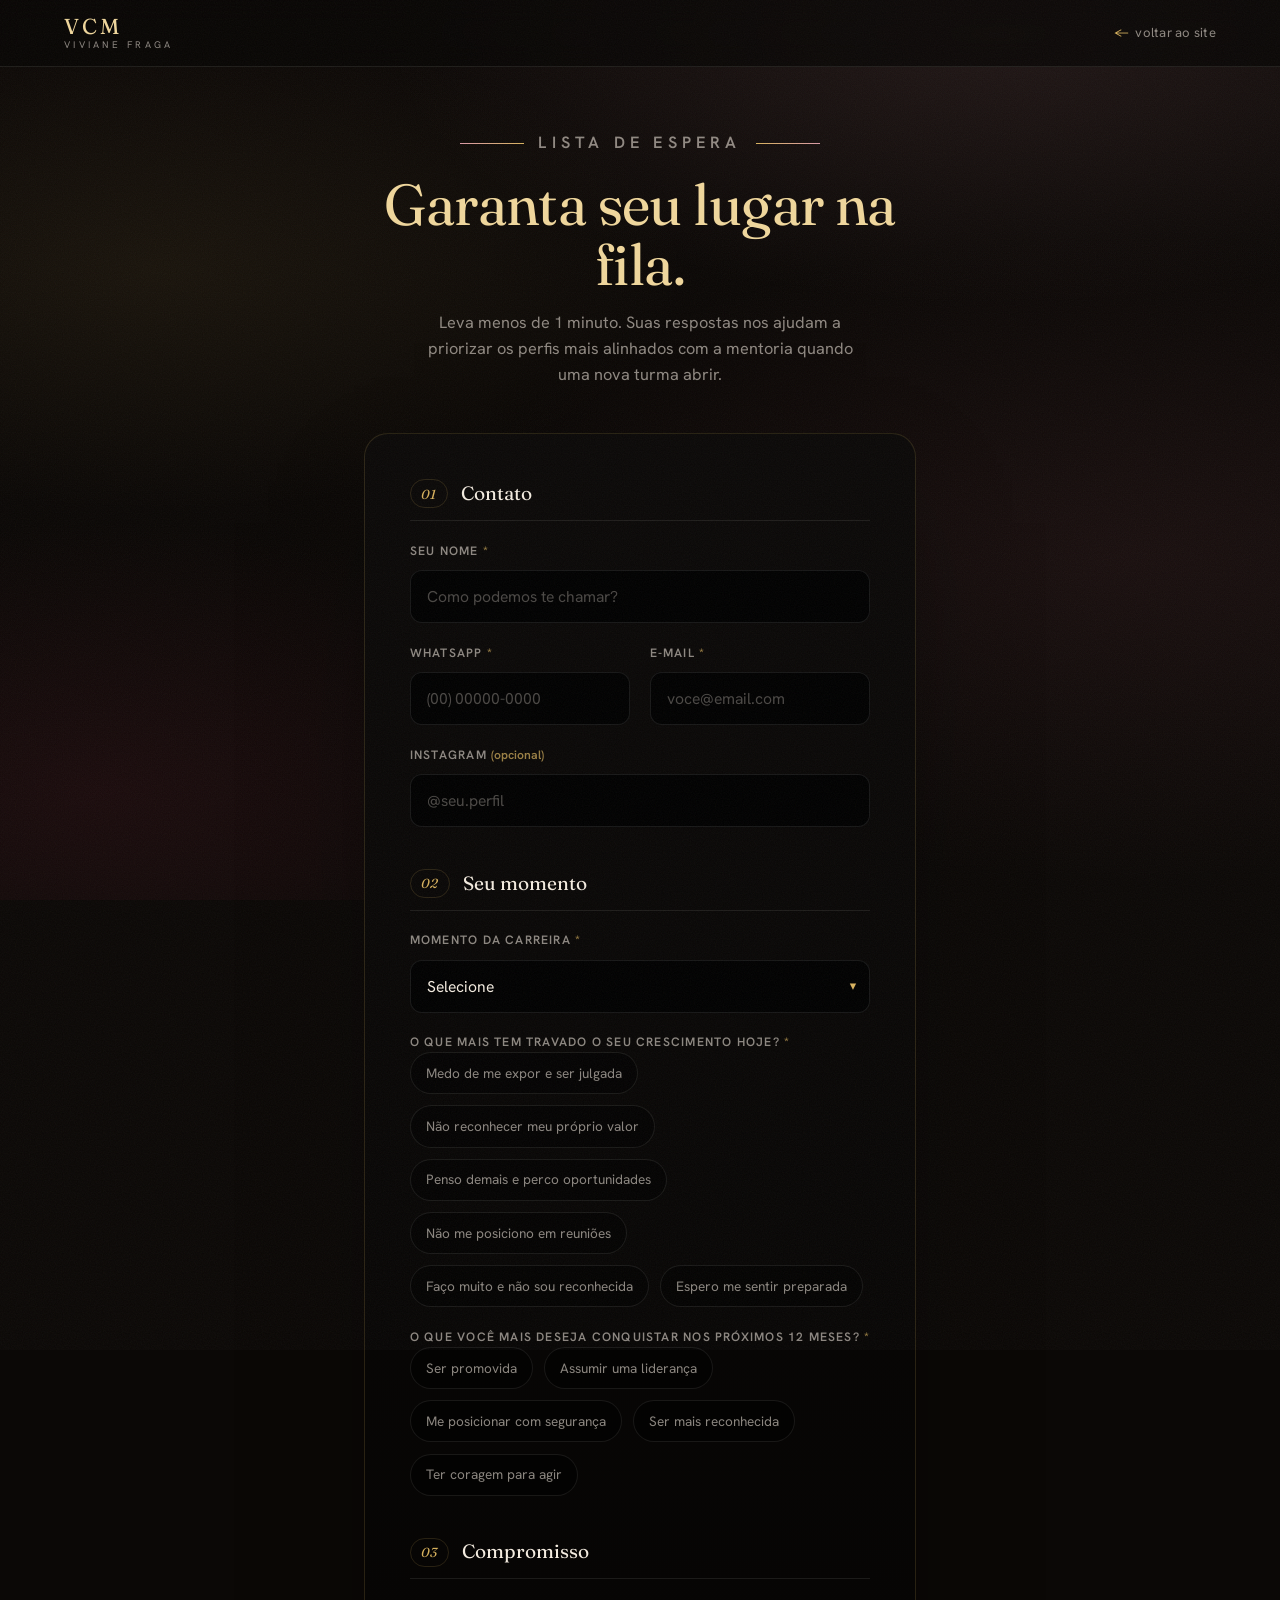
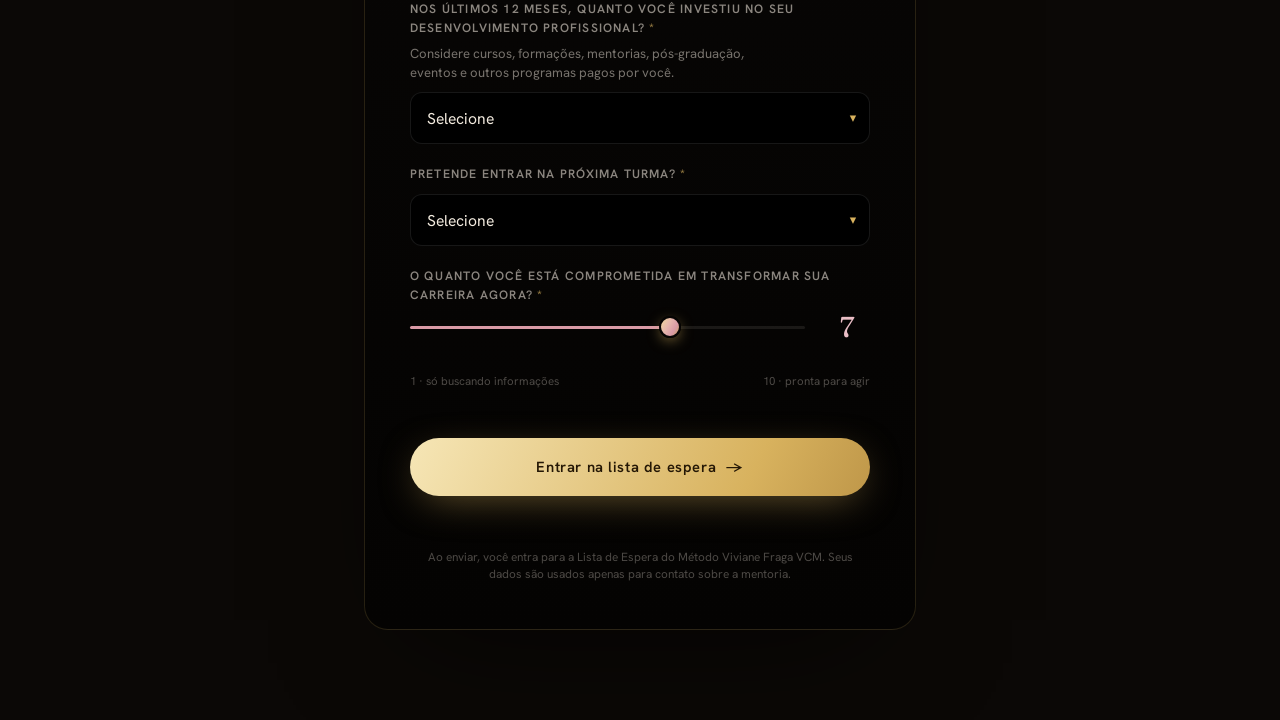
<file: inscricao.html>
<!DOCTYPE html>
<html lang="pt-BR" class="no-js">
<head>
<meta charset="UTF-8" />
<meta name="viewport" content="width=device-width, initial-scale=1.0" />
<title>Inscrição · Lista de Espera · Método VCM</title>
<meta name="description" content="Entre para a lista de espera do Método VCM. Leva menos de 1 minuto." />
<meta name="robots" content="noindex" />
<link rel="preconnect" href="https://fonts.googleapis.com" />
<link rel="preconnect" href="https://fonts.gstatic.com" crossorigin />
<link href="https://fonts.googleapis.com/css2?family=Fraunces:ital,opsz,wght@0,9..144,300..900;1,9..144,300..900&family=Hanken+Grotesk:ital,wght@0,300..800;1,300..700&display=swap" rel="stylesheet" />
<link rel="stylesheet" href="assets/css/styles.css" />
</head>
<body class="page-form">

<div class="grain" aria-hidden="true"></div>
<div class="cursor" aria-hidden="true"><span></span></div>

<header class="fnav">
  <a href="/" class="nav__brand" aria-label="Método VCM — início">
    <span class="nav__brand-mark">VCM</span>
    <span class="nav__brand-sub">Viviane Fraga</span>
  </a>
  <a href="/" class="fnav__back" data-cursor="scroll"><span>←</span> voltar ao site</a>
</header>

<main class="fpage">
  <div class="fpage__intro">
    <p class="eyebrow eyebrow--center"><span class="eyebrow__line"></span> Lista de espera <span class="eyebrow__line"></span></p>
    <h1>Garanta seu lugar na fila.</h1>
    <p>Leva menos de 1 minuto. Suas respostas nos ajudam a priorizar os perfis mais alinhados com a mentoria quando uma nova turma abrir.</p>
  </div>

  <form class="form fform" id="waitlist" novalidate>
    <section class="fgroup">
      <p class="fgroup__legend"><span>01</span> Contato</p>
      <label class="field">
        <span class="field__label">Seu nome <i>*</i></span>
        <input type="text" name="nome" required autocomplete="name" placeholder="Como podemos te chamar?" />
      </label>
      <div class="form__row form__row--2">
        <label class="field">
          <span class="field__label">WhatsApp <i>*</i></span>
          <input type="tel" name="whatsapp" required inputmode="tel" autocomplete="tel" placeholder="(00) 00000-0000" />
        </label>
        <label class="field">
          <span class="field__label">E-mail <i>*</i></span>
          <input type="email" name="email" required autocomplete="email" placeholder="voce@email.com" />
        </label>
      </div>
      <label class="field">
        <span class="field__label">Instagram <i>(opcional)</i></span>
        <input type="text" name="instagram" autocomplete="off" placeholder="@seu.perfil" />
      </label>
    </section>

    <section class="fgroup">
      <p class="fgroup__legend"><span>02</span> Seu momento</p>
      <label class="field">
        <span class="field__label">Momento da carreira <i>*</i></span>
        <span class="select">
          <select name="carreira" required>
            <option value="" disabled selected>Selecione</option>
            <option>Analista</option>
            <option>Especialista</option>
            <option>Coordenadora</option>
            <option>Gerente</option>
            <option>Executiva</option>
            <option>Empresária</option>
            <option>Outro</option>
          </select>
        </span>
      </label>
      <fieldset class="field field--group">
        <legend class="field__label">O que mais tem travado o seu crescimento hoje? <i>*</i></legend>
        <div class="chips">
          <label class="chip"><input type="radio" name="trava" value="Medo de me expor e ser julgada" required /><span>Medo de me expor e ser julgada</span></label>
          <label class="chip"><input type="radio" name="trava" value="Dificuldade de reconhecer meu próprio valor" /><span>Não reconhecer meu próprio valor</span></label>
          <label class="chip"><input type="radio" name="trava" value="Penso demais antes de agir e perco oportunidades" /><span>Penso demais e perco oportunidades</span></label>
          <label class="chip"><input type="radio" name="trava" value="Dificuldade de me posicionar em reuniões e feedbacks" /><span>Não me posiciono em reuniões</span></label>
          <label class="chip"><input type="radio" name="trava" value="Faço muito, mas não sou reconhecida" /><span>Faço muito e não sou reconhecida</span></label>
          <label class="chip"><input type="radio" name="trava" value="Espero me sentir preparada antes do próximo passo" /><span>Espero me sentir preparada</span></label>
        </div>
      </fieldset>
      <fieldset class="field field--group">
        <legend class="field__label">O que você mais deseja conquistar nos próximos 12 meses? <i>*</i></legend>
        <div class="chips">
          <label class="chip"><input type="radio" name="desejo" value="Ser promovida" required /><span>Ser promovida</span></label>
          <label class="chip"><input type="radio" name="desejo" value="Assumir liderança" /><span>Assumir uma liderança</span></label>
          <label class="chip"><input type="radio" name="desejo" value="Me posicionar com mais segurança" /><span>Me posicionar com segurança</span></label>
          <label class="chip"><input type="radio" name="desejo" value="Ser mais reconhecida" /><span>Ser mais reconhecida</span></label>
          <label class="chip"><input type="radio" name="desejo" value="Ter coragem para agir" /><span>Ter coragem para agir</span></label>
        </div>
      </fieldset>
    </section>

    <section class="fgroup">
      <p class="fgroup__legend"><span>03</span> Compromisso</p>
      <label class="field">
        <span class="field__label">Nos últimos 12 meses, quanto você investiu no seu desenvolvimento profissional? <i>*</i></span>
        <span class="field__hint">Considere cursos, formações, mentorias, pós-graduação, eventos e outros programas pagos por você.</span>
        <span class="select">
          <select name="investimento" required>
            <option value="" disabled selected>Selecione</option>
            <option>Não investi</option>
            <option>Até R$ 1.000</option>
            <option>Entre R$ 1.000 e R$ 3.000</option>
            <option>Entre R$ 3.000 e R$ 5.000</option>
            <option>Entre R$ 5.000 e R$ 10.000</option>
            <option>Acima de R$ 10.000</option>
          </select>
        </span>
      </label>
      <label class="field">
        <span class="field__label">Pretende entrar na próxima turma? <i>*</i></span>
        <span class="select">
          <select name="intencao" required>
            <option value="" disabled selected>Selecione</option>
            <option>Sim, quero garantir minha vaga</option>
            <option>Tenho interesse, mas ainda preciso avaliar</option>
          </select>
        </span>
      </label>
      <fieldset class="field field--group">
        <legend class="field__label">O quanto você está comprometida em transformar sua carreira agora? <i>*</i></legend>
        <div class="range">
          <input type="range" name="comprometimento" min="1" max="10" value="7" step="1" id="range" />
          <output id="rangeOut">7</output>
        </div>
        <div class="range__scale"><span>1 · só buscando informações</span><span>10 · pronta para agir</span></div>
      </fieldset>
    </section>

    <button type="submit" class="btn btn--gold btn--submit btn--lg" data-cursor="join">
      <span class="btn__label">Entrar na lista de espera</span>
      <span class="btn__arrow">→</span>
    </button>
    <p class="form__legal">Ao enviar, você entra para a Lista de Espera do Método Viviane Fraga VCM. Seus dados são usados apenas para contato sobre a mentoria.</p>
  </form>

  <!-- SUCCESS -->
  <div class="success" id="success" hidden>
    <span class="success__badge" aria-hidden="true"><i></i><span>✦</span></span>
    <p class="success__eyebrow">Inscrição confirmada</p>
    <h3 class="success__title">Você está na lista.</h3>
    <p class="success__msg">Recebemos suas respostas. Como as vagas são limitadas, priorizamos os perfis mais alinhados com a mentoria. Nossa equipe entra em contato pelo WhatsApp.</p>
    <div class="success__cta">
      <a href="https://www.instagram.com/viviane.fragaa" target="_blank" rel="noopener" class="btn btn--gold" data-cursor="join">Seguir @viviane.fragaa <span class="btn__arrow">→</span></a>
      <a href="/" class="btn btn--ghost" data-cursor="join">Voltar ao site</a>
    </div>
  </div>
</main>

<script src="assets/js/main.js"></script>
</body>
</html>
</file>
<file: assets/css/styles.css>
/* =====================================================================
   MÉTODO VCM · Viviane Fraga
   Design system — preto profundo + ouro + vinho
   Fraunces (display) · Hanken Grotesk (texto)
   ===================================================================== */

:root{
  /* palette */
  --void:#0b0806;        /* rich warm near-black */
  --ink:#070504;
  --char:#14100b;        /* elevated surface */
  --char-2:#1c1610;
  --gold:#d8b25e;
  --gold-lite:#f0d79c;
  --gold-deep:#9a7430;
  --wine:#6d1f30;
  --wine-lite:#9a3049;
  --rose:#d99aa6;          /* soft dusty rose */
  --rose-lite:#eabec6;     /* light petal rose */
  --rose-deep:#b25e6e;     /* mauve rose */
  --cream:#f4ece0;
  --muted:rgba(244,236,224,.56);
  --faint:rgba(244,236,224,.30);
  --line:rgba(216,178,94,.16);
  --line-rose:rgba(217,154,166,.20);
  --line-soft:rgba(244,236,224,.09);
  --gold-grad:linear-gradient(115deg,#f6e6b6 0%,#d8b25e 42%,#a67c34 72%,#e8cf94 100%);
  --rose-grad:linear-gradient(120deg,#eabec6 0%,#d99aa6 45%,#b25e6e 100%);
  --rosegold-grad:linear-gradient(120deg,#f0d79c 0%,#e6b6ac 40%,#d99aa6 70%,#caa25e 100%);

  --fx:"Fraunces",Georgia,serif;
  --fs:"Hanken Grotesk",system-ui,sans-serif;

  --pad:clamp(1.25rem,5vw,6rem);
  --maxw:1320px;
  --ease:cubic-bezier(.19,1,.22,1);
}

/* ---------- reset ---------- */
*,*::before,*::after{box-sizing:border-box;margin:0;padding:0}
html{-webkit-text-size-adjust:100%}
body{
  background:var(--void);
  color:var(--cream);
  font-family:var(--fs);
  font-weight:400;
  line-height:1.55;
  overflow-x:hidden;
  -webkit-font-smoothing:antialiased;
  text-rendering:optimizeLegibility;
  position:relative;
}
/* fixed atmospheric mesh — nothing is ever flat black */
body::before{
  content:"";position:fixed;inset:0;z-index:-2;pointer-events:none;
  background:
    radial-gradient(80% 50% at 78% 4%, rgba(217,154,166,.10), transparent 60%),
    radial-gradient(70% 45% at 12% 30%, rgba(216,178,94,.07), transparent 60%),
    radial-gradient(90% 60% at 88% 62%, rgba(178,94,110,.09), transparent 60%),
    radial-gradient(70% 50% at 8% 88%, rgba(109,31,48,.16), transparent 60%),
    linear-gradient(180deg,#0c0806,#0a0705 40%,#0b0806);
}
img{display:block;max-width:100%;height:auto}
a{color:inherit;text-decoration:none}
button{font:inherit;color:inherit;background:none;border:none;cursor:pointer}
ul{list-style:none}
::selection{background:var(--gold);color:var(--ink)}

/* smooth scroll driver (Lenis) */
html.lenis,html.lenis body{height:auto}
.lenis.lenis-smooth{scroll-behavior:auto!important}

/* ---------- reusable ---------- */
.grad{
  background:var(--gold-grad);
  background-size:200% auto;
  -webkit-background-clip:text;background-clip:text;
  -webkit-text-fill-color:transparent;color:transparent;
  animation:sheen 7s linear infinite;
}
@keyframes sheen{to{background-position:200% center}}

.eyebrow{
  display:flex;align-items:center;gap:.85em;
  font-family:var(--fs);
  font-size:.72rem;font-weight:600;letter-spacing:.32em;text-transform:uppercase;
  color:var(--gold);
}
.eyebrow em{font-style:normal;color:var(--gold-lite)}
.eyebrow__line{display:inline-block;width:clamp(28px,5vw,64px);height:1px;background:linear-gradient(90deg,var(--gold),transparent)}
.eyebrow--center{justify-content:center}
.eyebrow--center .eyebrow__line:last-child{background:linear-gradient(90deg,transparent,var(--gold))}

.section-title{
  font-family:var(--fx);
  font-weight:340;
  font-size:clamp(2.1rem,6vw,4.6rem);
  line-height:1.02;
  letter-spacing:-.015em;
}
.section-title em{font-style:italic}

/* ---------- buttons ---------- */
.btn{
  --bg:transparent;
  display:inline-flex;align-items:center;gap:.7em;
  font-family:var(--fs);font-size:.82rem;font-weight:600;letter-spacing:.04em;
  padding:1.05em 1.7em;border-radius:100px;
  position:relative;transition:transform .5s var(--ease),color .4s,background .4s;
  will-change:transform;
}
.btn__arrow{transition:transform .5s var(--ease)}
.btn:hover .btn__arrow{transform:translateX(5px)}
.btn--gold{
  background:var(--gold-grad);background-size:180% auto;color:#241705;
  box-shadow:0 10px 40px -12px rgba(216,178,94,.55);
}
.btn--gold:hover{background-position:100% center;transform:translateY(-2px)}
.btn--ghost{border:1px solid var(--line);color:var(--cream)}
.btn--ghost:hover{border-color:var(--gold);color:var(--gold-lite)}
.btn--nav{
  padding:.7em 1.15em;font-size:.74rem;border:1px solid var(--line);
}
.btn--nav .btn__dot{width:6px;height:6px;border-radius:50%;background:var(--gold);box-shadow:0 0 10px var(--gold);animation:pulse 2.4s infinite}
.btn--nav:hover{border-color:var(--gold);background:rgba(216,178,94,.06)}
@keyframes pulse{0%,100%{opacity:1}50%{opacity:.35}}

/* =====================================================================
   OVERLAYS · grain · cursor · preloader
   ===================================================================== */
.grain{
  position:fixed;inset:-50%;z-index:9990;pointer-events:none;opacity:.05;
  background-image:url("data:image/svg+xml,%3Csvg xmlns='http://www.w3.org/2000/svg' width='140' height='140'%3E%3Cfilter id='n'%3E%3CfeTurbulence type='fractalNoise' baseFrequency='.85' numOctaves='3'/%3E%3C/filter%3E%3Crect width='100%25' height='100%25' filter='url(%23n)'/%3E%3C/svg%3E");
  animation:grain 6s steps(6) infinite;
}
@keyframes grain{0%{transform:translate(0,0)}20%{transform:translate(-4%,3%)}40%{transform:translate(3%,-4%)}60%{transform:translate(-2%,2%)}80%{transform:translate(4%,-2%)}100%{transform:translate(0,0)}}

.cursor{
  position:fixed;top:0;left:0;z-index:9999;pointer-events:none;
  mix-blend-mode:difference;transform:translate(-50%,-50%);
  transition:opacity .3s;opacity:0;
}
.cursor span{
  display:grid;place-items:center;width:12px;height:12px;border-radius:50%;
  background:#fff;transition:width .4s var(--ease),height .4s var(--ease),background .3s;
  font-size:.6rem;font-weight:700;letter-spacing:.05em;text-transform:uppercase;color:transparent;
}
.cursor.is-hover span{width:74px;height:74px;background:var(--gold);color:#000;mix-blend-mode:normal}
.cursor.is-hover.type-scroll span::after{content:"role"}
.cursor.is-hover.type-join span::after{content:"vem"}
.cursor.is-hover.type-reveal span::after{content:"toque"}
@media (hover:none){.cursor{display:none}}

.preloader{
  position:fixed;inset:0;z-index:9995;background:var(--ink);
  display:grid;place-items:center;transition:opacity .8s,visibility .8s;
}
.preloader.done{opacity:0;visibility:hidden}
.preloader__inner{display:flex;flex-direction:column;align-items:center;gap:1.1rem}
.preloader__mark{font-family:var(--fx);font-weight:300;font-size:clamp(3rem,12vw,6rem);letter-spacing:.1em;color:var(--gold-lite)}
.preloader__bar{display:block;width:min(38vw,220px);height:1px;background:var(--line-soft);overflow:hidden}
.preloader__bar i{display:block;height:100%;width:0;background:var(--gold-grad);animation:load 1.6s var(--ease) forwards}
@keyframes load{to{width:100%}}
.preloader__word{font-size:.68rem;letter-spacing:.4em;text-transform:uppercase;color:var(--muted)}

/* =====================================================================
   NAV
   ===================================================================== */
.nav{
  position:fixed;top:0;left:0;right:0;z-index:900;
  display:flex;align-items:center;justify-content:space-between;
  padding:1.15rem var(--pad);
  transition:padding .5s var(--ease),background .5s,backdrop-filter .5s,border-color .5s;
  border-bottom:1px solid transparent;
}
.nav.scrolled{
  padding:.7rem var(--pad);background:rgba(11,8,6,.72);
  backdrop-filter:blur(14px);-webkit-backdrop-filter:blur(14px);
  border-bottom:1px solid var(--line-soft);
}
.nav__brand{display:flex;flex-direction:column;line-height:1}
.nav__brand-mark{font-family:var(--fx);font-weight:400;font-size:1.35rem;letter-spacing:.14em;color:var(--gold-lite)}
.nav__brand-sub{font-size:.6rem;letter-spacing:.34em;text-transform:uppercase;color:var(--muted);margin-top:.3em}
.nav__links{display:flex;gap:2rem}
.nav__links a{font-size:.8rem;color:var(--muted);letter-spacing:.02em;position:relative;padding:.2em 0;transition:color .3s}
.nav__links a::after{content:"";position:absolute;left:0;bottom:0;width:0;height:1px;background:var(--gold);transition:width .4s var(--ease)}
.nav__links a:hover{color:var(--cream)}
.nav__links a:hover::after{width:100%}
@media (max-width:900px){.nav__links{display:none}}
@media (max-width:520px){
  .nav{padding-left:1.05rem;padding-right:1.05rem}
  .nav__brand-mark{font-size:1.15rem}
  .nav__brand-sub{font-size:.55rem;letter-spacing:.28em}
  .btn--nav{padding:.6em .85em;font-size:.66rem;gap:.5em}
}

/* =====================================================================
   HERO
   ===================================================================== */
.hero{position:relative;min-height:100svh;display:flex;align-items:center;padding:clamp(6rem,12vh,9rem) var(--pad) clamp(3rem,7vh,5rem);overflow:hidden}

/* atmosphere — floating colour orbs + ghost type */
.hero__atmos{position:absolute;inset:0;z-index:0;pointer-events:none}
.orb{position:absolute;border-radius:50%;filter:blur(70px);opacity:.5;will-change:transform}
.orb--rose{width:48vw;height:48vw;left:34%;top:20%;background:radial-gradient(circle,rgba(217,154,166,.52),transparent 66%);animation:float1 18s var(--ease) infinite}
.orb--gold{width:40vw;height:40vw;right:6%;top:2%;background:radial-gradient(circle,rgba(216,178,94,.30),transparent 64%);animation:float2 22s var(--ease) infinite}
.orb--wine{width:38vw;height:38vw;left:-8%;bottom:-12%;background:radial-gradient(circle,rgba(109,31,48,.5),transparent 64%);animation:float1 26s var(--ease) infinite reverse}
@keyframes float1{0%,100%{transform:translate(0,0)}50%{transform:translate(4%,-5%)}}
@keyframes float2{0%,100%{transform:translate(0,0)}50%{transform:translate(-5%,4%)}}
.hero__ghost{
  position:absolute;right:-2%;bottom:-14%;font-family:var(--fx);font-weight:300;font-style:italic;
  font-size:34vw;line-height:.8;color:transparent;-webkit-text-stroke:1px rgba(217,154,166,.06);
  pointer-events:none;user-select:none;
}

.hero__inner{
  position:relative;z-index:2;width:100%;max-width:var(--maxw);margin-inline:auto;
  display:flex;align-items:center;
}
.hero__content{max-width:min(100%,42rem)}
.eyebrow--hero{margin-bottom:1.7rem;white-space:nowrap;font-size:.68rem;letter-spacing:.26em}
.hero__title{
  font-family:var(--fx);font-weight:330;
  font-size:clamp(2.7rem,5vw,4.8rem);line-height:.98;letter-spacing:-.02em;
  margin-bottom:1.8rem;
}
.hero__title .line{display:block;overflow:hidden;padding-bottom:.06em}
.hero__title .line [data-line]{display:block}
.hero__title em{font-style:italic}
.hero__lede{max-width:40ch;color:var(--muted);font-size:clamp(1rem,1.35vw,1.18rem);line-height:1.6;margin-bottom:1.2rem}
.hero__note{max-width:42ch;color:var(--cream);font-size:clamp(.92rem,1.15vw,1.02rem);line-height:1.55;margin-bottom:2.2rem;padding-left:1rem;border-left:2px solid var(--line-rose)}
.hero__lede em{color:var(--rose-lite);font-style:italic}
.hero__cta{display:flex;flex-wrap:wrap;gap:1rem;margin-bottom:2.6rem}
.hero__meta{display:flex;gap:2.5rem;flex-wrap:wrap;padding-top:1.6rem;border-top:1px solid var(--line-soft);max-width:52ch}
.hero__meta-item{display:flex;flex-direction:column;gap:.2em}
.hero__meta-item strong{font-family:var(--fx);font-weight:400;font-size:1.5rem;color:var(--gold-lite)}
.hero__meta-item span{font-size:.76rem;color:var(--muted);letter-spacing:.02em}

/* FULL-BLEED portrait (edge to edge) that dissolves into the page — no seam */
.hero__figure{position:absolute;inset:0;z-index:1;pointer-events:none}
.hero__figure img{width:100%;height:100%;object-fit:cover;object-position:72% 30%}
.hero__figure-grade{
  position:absolute;inset:0;
  background:
    linear-gradient(90deg, var(--void) 26%, rgba(11,8,6,.9) 42%, rgba(11,8,6,.45) 58%, rgba(11,8,6,.1) 74%, transparent 88%),
    linear-gradient(0deg, var(--void) 1%, rgba(11,8,6,.55) 11%, transparent 32%),
    linear-gradient(180deg, var(--void) 0%, rgba(11,8,6,.5) 9%, transparent 28%),
    radial-gradient(70% 60% at 82% 44%, rgba(217,154,166,.15), transparent 60%),
    radial-gradient(60% 55% at 92% 80%, rgba(216,178,94,.13), transparent 60%);
}
.hero__figure-cap{
  position:absolute;right:clamp(1.5rem,3vw,3rem);bottom:clamp(1.6rem,4vh,3rem);z-index:2;
  display:flex;flex-direction:column;align-items:flex-end;gap:.15em;text-align:right;
}
.hero__figure-name{font-family:var(--fx);font-style:italic;font-weight:300;font-size:1.5rem;color:var(--cream);text-shadow:0 2px 18px rgba(0,0,0,.7)}
.hero__figure-role{font-size:.62rem;letter-spacing:.26em;text-transform:uppercase;color:var(--rose-lite)}
.hero__figure-rail{
  position:absolute;right:1.3rem;top:50%;z-index:2;
  writing-mode:vertical-rl;transform:translateY(-50%);
  display:flex;align-items:center;gap:.8em;
  font-size:.58rem;letter-spacing:.34em;text-transform:uppercase;color:var(--rose);
}
.hero__figure-rail i{display:block;width:1px;height:26px;background:linear-gradient(180deg,transparent,var(--rose))}
.hero__figure-rail i:last-child{background:linear-gradient(180deg,var(--rose),transparent)}
.spark{position:absolute;z-index:2;color:var(--gold);font-size:1.1rem;animation:twinkle 3.4s ease-in-out infinite}
.spark--1{top:16%;left:6%;color:var(--rose-lite)}
.spark--2{bottom:20%;right:8%;animation-delay:1.2s}
@keyframes twinkle{0%,100%{opacity:.25;transform:scale(.8) rotate(0)}50%{opacity:.9;transform:scale(1.15) rotate(45deg)}}

.hero__scroll{
  position:absolute;left:var(--pad);bottom:clamp(1.6rem,4vh,3rem);z-index:3;
  display:flex;flex-direction:column;align-items:center;gap:.7em;
  font-size:.6rem;letter-spacing:.3em;text-transform:uppercase;color:var(--muted);
}
.hero__scroll i{display:block;width:1px;height:46px;background:linear-gradient(var(--gold),transparent);position:relative;overflow:hidden}
.hero__scroll i::after{content:"";position:absolute;top:-50%;left:0;width:100%;height:50%;background:var(--gold-lite);animation:drop 2s var(--ease) infinite}
@keyframes drop{0%{top:-50%}60%,100%{top:100%}}
/* hide scroll hint on short viewports where it meets the stats row */
@media (max-height:960px){ .hero__scroll{display:none} }

@media (max-width:940px){
  .hero{align-items:flex-end;padding-bottom:clamp(2.5rem,7vh,5rem)}
  .hero__content{max-width:100%;position:relative;z-index:2}
  .hero__figure{inset:0;width:100%}
  .hero__figure img{object-position:62% 26%}
  .hero__figure-grade{background:linear-gradient(0deg,var(--void) 12%,rgba(11,8,6,.82) 40%,rgba(11,8,6,.55) 68%,rgba(11,8,6,.4) 100%),radial-gradient(120% 55% at 70% 16%,rgba(217,154,166,.28),transparent 58%),radial-gradient(120% 70% at 30% 62%,rgba(216,178,94,.12),transparent 60%)}
  .hero__figure-cap,.hero__figure-rail,.spark{display:none}
  .hero__scroll{display:none}
  .hero__ghost{font-size:52vw;bottom:auto;top:-6%;opacity:.7}
}

/* =====================================================================
   MARQUEE
   ===================================================================== */
.marquee{border-top:1px solid var(--line-soft);border-bottom:1px solid var(--line-soft);overflow:hidden;padding:1.4rem 0;background:linear-gradient(var(--ink),var(--void))}
.marquee__track{display:flex;gap:2.4rem;white-space:nowrap;width:max-content;animation:scroll-x 34s linear infinite}
.marquee__track span{font-family:var(--fx);font-style:italic;font-weight:300;font-size:clamp(1.4rem,3.4vw,2.6rem);color:var(--cream);opacity:.82}
.marquee__star{color:var(--gold);font-style:normal!important;opacity:1!important}
@keyframes scroll-x{to{transform:translateX(-50%)}}

/* =====================================================================
   MANIFESTO
   ===================================================================== */
.manifesto{padding:clamp(6rem,15vh,12rem) var(--pad);max-width:var(--maxw);margin-inline:auto}
.manifesto .eyebrow{margin-bottom:2.4rem}
.manifesto__text{
  font-family:var(--fx);font-weight:340;
  font-size:clamp(1.9rem,5.2vw,4.4rem);line-height:1.12;letter-spacing:-.015em;
  max-width:20ch;
}
.manifesto__text span{display:inline-block}
.manifesto__text .dim{color:var(--faint)}
.manifesto__body{margin-top:2.8rem;max-width:58ch;display:flex;flex-direction:column;gap:1.3rem}
.manifesto__body p{color:var(--muted);font-size:clamp(1rem,1.4vw,1.18rem);line-height:1.65}
.manifesto__body p:last-child{color:var(--cream)}

/* =====================================================================
   RECONHECE / PONTO A
   ===================================================================== */
.recon{padding:clamp(5rem,10vh,8rem) var(--pad);max-width:var(--maxw);margin-inline:auto}
.recon__head{margin-bottom:3.5rem}
.recon__head .eyebrow{margin-bottom:1.4rem}
.recon__list{display:grid;grid-template-columns:repeat(auto-fit,minmax(280px,1fr));gap:1px;background:var(--line-soft);border:1px solid var(--line-soft)}
.recon__list li{background:var(--void);padding:2rem 1.9rem;display:flex;gap:1.2rem;align-items:flex-start;transition:background .5s}
.recon__list li:hover{background:var(--char)}
.recon__num{font-family:var(--fx);font-style:italic;font-size:1.1rem;color:var(--gold);flex-shrink:0;padding-top:.1em}
.recon__list p{font-size:1.08rem;line-height:1.4}
.recon__list em{font-style:italic;color:var(--rose)}
.recon__quote{
  margin-top:3.2rem;font-family:var(--fx);font-weight:300;
  font-size:clamp(1.5rem,3.6vw,2.7rem);line-height:1.2;letter-spacing:-.01em;text-align:center;
}
.recon__quote span{display:inline}
.recon__punch{margin:2rem auto 0;max-width:60ch;text-align:center;font-family:var(--fx);font-weight:300;font-size:clamp(1.15rem,2vw,1.6rem);line-height:1.35;color:var(--muted);padding-top:2rem;border-top:1px solid var(--line-soft)}
.recon__punch em{font-style:italic}

/* =====================================================================
   7 TRAVAS — ORBITAL
   ===================================================================== */
.travas{padding:clamp(5rem,12vh,8rem) var(--pad) 0;position:relative}
.travas__stage{backface-visibility:hidden}
.travas::before{content:"";position:absolute;top:30%;left:50%;transform:translateX(-50%);width:80vw;height:80vw;max-width:900px;max-height:900px;background:radial-gradient(circle,rgba(178,94,110,.2),transparent 60%);pointer-events:none;z-index:-1}
.travas__head{text-align:center;max-width:60ch;margin:0 auto clamp(1rem,3vh,2rem)}
.travas__head .eyebrow{justify-content:center;margin-bottom:1.3rem}
.travas__head .section-title{font-size:clamp(2rem,5vw,3.8rem)}
.travas__intro{margin:1.6rem auto 0;max-width:64ch;display:flex;flex-direction:column;gap:1rem}
.travas__intro p{color:var(--muted);font-size:clamp(.98rem,1.3vw,1.08rem);line-height:1.6}
.travas__intro p:last-child{color:var(--rose-lite);font-family:var(--fx);font-style:italic;font-size:clamp(1.05rem,1.5vw,1.25rem)}

/* pinned stage */
.travas__stage{position:relative;min-height:100vh;display:grid;place-items:center;padding:3rem 0}
.orbit__count{
  position:absolute;top:clamp(.5rem,5vh,3.5rem);left:50%;transform:translateX(-50%);z-index:6;
  font-family:var(--fx);display:flex;align-items:baseline;gap:.4em;
}
.orbit__count b{font-weight:300;font-style:italic;font-size:clamp(2.4rem,5vw,3.6rem);color:var(--rose-lite);line-height:1;min-width:1.2ch;text-align:center}
.orbit__count i{font-size:.72rem;letter-spacing:.28em;text-transform:uppercase;color:var(--faint);font-style:normal}
.travas__hint{
  position:absolute;bottom:clamp(1rem,4vh,3rem);left:50%;transform:translateX(-50%);z-index:6;
  font-size:.6rem;letter-spacing:.34em;text-transform:uppercase;color:var(--faint);
  transition:opacity .4s;
}
.orbit.done ~ .travas__hint,.travas__stage.done .travas__hint{opacity:0}

.orbit{
  --orbit-r:calc(min(74vw,548px) / 2);
  position:relative;width:min(74vw,548px);aspect-ratio:1;margin:clamp(2rem,6vh,4rem) auto 0;
  display:grid;place-items:center;
}
.orbit__aura{
  position:absolute;width:58%;aspect-ratio:1;border-radius:50%;z-index:0;pointer-events:none;
  background:radial-gradient(circle,rgba(234,190,198,.5),rgba(216,178,94,.16) 42%,transparent 70%);
  filter:blur(38px);
  opacity:calc(.12 + var(--progress,0) * .55);
  transform:scale(calc(.7 + var(--progress,0) * .55));
  transition:opacity .3s linear,transform .3s linear;
}
.orbit__ring{position:absolute;border-radius:50%;border:1px solid var(--line-soft);opacity:calc(.25 + var(--progress,0)*.75);transition:opacity .3s}
.orbit__ring--1{inset:6%;border-color:var(--line-rose);animation:spin 60s linear infinite}
.orbit__ring--2{inset:23%;border-color:var(--line);border-style:dashed;animation:spin 44s linear infinite reverse}
@keyframes spin{to{transform:rotate(360deg)}}

/* spokes (built by JS) */
.orbit__spokes{position:absolute;inset:0;z-index:1;pointer-events:none}
.spoke{
  position:absolute;left:50%;top:50%;height:1.5px;width:var(--orbit-r);border-radius:2px;
  transform-origin:0 50%;
  transform:rotate(calc(var(--i) * 51.43deg)) scaleX(var(--appear,0));
  background:linear-gradient(90deg,rgba(234,190,198,.5),rgba(216,178,94,.12) 72%,transparent);
  opacity:calc(.2 + var(--appear,0)*.8);
}
.spoke.active{background:linear-gradient(90deg,rgba(234,190,198,.95),rgba(216,178,94,.32) 70%,transparent);box-shadow:0 0 10px rgba(234,190,198,.5)}

.orbit__core{
  position:relative;z-index:5;width:44%;aspect-ratio:1;border-radius:50%;
  display:flex;flex-direction:column;align-items:center;justify-content:center;text-align:center;gap:.5rem;
  padding:1.5rem;
  background:radial-gradient(circle at 50% 30%,var(--char-2),var(--ink));
  border:1px solid var(--line);
  box-shadow:0 0 0 1px rgba(0,0,0,.4) inset,0 30px 90px -30px rgba(234,190,198,calc(.2 + var(--progress,0)*.5));
  transition:box-shadow .3s;
}
.orbit__core-tag{font-size:.6rem;letter-spacing:.28em;text-transform:uppercase;color:#241705;background:var(--gold-grad);padding:.4em .9em;border-radius:100px;font-weight:700}
.orbit__core-title{font-family:var(--fx);font-weight:340;font-size:clamp(1.6rem,4.5vw,2.6rem);color:var(--gold-lite);line-height:1}
.orbit__core-quote{font-family:var(--fx);font-style:italic;font-size:.8rem;color:var(--muted);max-width:22ch}

.node{
  position:absolute;top:50%;left:50%;z-index:4;
  --r:var(--orbit-r);
  transform:
    rotate(calc(var(--i) * 51.43deg))
    translate(var(--r))
    rotate(calc(var(--i) * -51.43deg))
    translate(-50%,-50%);
  transform-origin:0 0;
  width:clamp(120px,20vw,160px);
}
.orbit.seq .node{opacity:var(--appear,0)}
/* light burst behind the active node */
.node::after{
  content:"";position:absolute;left:50%;top:-14px;z-index:-1;
  width:150px;height:150px;border-radius:50%;
  transform:translate(-50%,-50%) scale(.2);
  background:radial-gradient(circle,rgba(234,190,198,.6),rgba(216,178,94,.22) 36%,transparent 68%);
  opacity:0;transition:opacity .5s var(--ease),transform .6s var(--ease);pointer-events:none;
}
.node__dot{
  position:absolute;left:50%;top:-14px;transform:translateX(-50%);
  width:11px;height:11px;border-radius:50%;background:rgba(217,154,166,.55);
  box-shadow:0 0 0 3px rgba(217,154,166,.08),0 0 8px rgba(217,154,166,.35);
  transition:transform .5s var(--ease),box-shadow .5s,background .5s;
}
.node__label{
  display:block;font-family:var(--fx);font-weight:400;font-size:.98rem;line-height:1.15;color:var(--faint);
  text-align:center;transition:color .4s,transform .5s var(--ease);
}
.node__label b{color:var(--rose);font-style:italic;font-weight:400}
.node__desc{
  display:block;margin-top:.5em;font-size:.78rem;line-height:1.45;color:var(--muted);text-align:center;
  max-height:0;opacity:0;overflow:hidden;transition:max-height .55s var(--ease),opacity .45s,margin .45s;
}
/* lit (already revealed) */
.node.lit .node__label{color:var(--cream)}
.node.lit .node__dot{background:var(--rose);box-shadow:0 0 0 4px rgba(217,154,166,.14),0 0 14px var(--rose)}
/* active (current spotlight) — very illuminated */
.node.active{z-index:9}
.node.active .node__label{color:var(--rose-lite);transform:scale(1.06)}
.node.active .node__dot{transform:translateX(-50%) scale(1.7);background:#fdeef1;box-shadow:0 0 0 7px rgba(234,190,198,.22),0 0 34px 5px rgba(234,190,198,.75)}
.node.lit .node__desc,.node.active .node__desc{max-height:150px;opacity:1;margin-top:.6em}
.node.active::after{opacity:1;transform:translate(-50%,-50%) scale(1)}
/* hover after the sequence completes */
.orbit.done .node:hover{z-index:10}
.orbit.done .node:hover .node__label{color:var(--rose-lite);transform:scale(1.06)}
.orbit.done .node:hover .node__dot{transform:translateX(-50%) scale(1.7);background:#fdeef1;box-shadow:0 0 0 7px rgba(234,190,198,.22),0 0 34px 5px rgba(234,190,198,.75)}
.orbit.done .node:hover .node__desc{max-height:130px;opacity:1;margin-top:.7em}
.orbit.done .node:hover::after{opacity:1;transform:translate(-50%,-50%) scale(1)}

@media (max-width:640px){
  .orbit{width:92vw;--orbit-r:calc(45vw - 46px)}
  .orbit__ring--1,.orbit__ring--2{display:none}
  .orbit__core{width:42%}
  .node{width:100px}
  .node__label{font-size:.74rem}
  .node__desc{font-size:.68rem}
  .node__label b{display:block}
  .node::after{width:110px;height:110px}
}

/* =====================================================================
   VIRADA / CORAGEM OPERACIONAL
   ===================================================================== */
.virada{padding:clamp(6rem,15vh,12rem) var(--pad);text-align:center;background:linear-gradient(var(--void),var(--ink),var(--void))}
.virada .eyebrow{margin-bottom:2rem}
.virada__title{font-family:var(--fx);font-weight:330;font-size:clamp(2rem,5.5vw,4rem);line-height:1.05;letter-spacing:-.01em}
.strike{position:relative;color:var(--faint);font-size:.72em;font-style:italic}
.strike::after{display:none}
.virada__big{font-family:var(--fx);font-style:italic;font-weight:300;font-size:clamp(2.4rem,7vw,5.5rem);margin:.4rem 0 3.5rem}
.cycle{position:relative;display:grid;grid-template-columns:repeat(3,1fr);gap:clamp(1rem,2.4vw,1.9rem);max-width:1000px;margin:0 auto 3.4rem;padding-top:2.6rem}
/* luminous beam connecting the three stations */
.cycle__beam{position:absolute;top:2.6rem;left:9%;right:9%;height:2px;background:var(--line-soft);border-radius:2px;z-index:0}
.cycle__beam i{position:absolute;inset:0;transform:scaleX(0);transform-origin:left;background:linear-gradient(90deg,var(--rose),var(--gold));border-radius:2px;box-shadow:0 0 12px rgba(234,190,198,.5);transition:transform 1.6s var(--ease) .2s}
.cycle.in .cycle__beam i{transform:scaleX(1)}
.cycle__pulse{position:absolute;top:50%;left:0;width:8px;height:8px;border-radius:50%;background:#fff;box-shadow:0 0 14px 3px rgba(234,190,198,.9);transform:translate(-50%,-50%);opacity:0}
.cycle.in .cycle__pulse{animation:beamflow 2.6s var(--ease) .3s}
@keyframes beamflow{0%{left:0;opacity:0}12%{opacity:1}88%{opacity:1}100%{left:100%;opacity:0}}

.cycle__step{position:relative;z-index:1;border:1px solid var(--line-soft);border-radius:18px;padding:2.4rem 1.7rem 2.1rem;text-align:left;overflow:hidden;transition:transform .5s var(--ease),border-color .5s,box-shadow .5s}
.cycle__step::after{content:"";position:absolute;left:0;top:0;right:0;height:2px;background:linear-gradient(90deg,var(--rose),var(--gold));transform:scaleX(0);transform-origin:left;transition:transform .7s var(--ease);transition-delay:calc(.3s + var(--n)*.18s)}
.cycle.in .cycle__step::after{transform:scaleX(1)}
.cycle__ghost{position:absolute;right:.5rem;bottom:-1.5rem;font-family:var(--fx);font-style:italic;font-weight:300;font-size:7rem;line-height:1;color:transparent;-webkit-text-stroke:1px rgba(217,154,166,.13);pointer-events:none;z-index:0}
.cycle__node{position:absolute;top:-2.6rem;left:50%;width:14px;height:14px;border-radius:50%;background:var(--rose-lite);box-shadow:0 0 0 5px rgba(234,190,198,.12),0 0 16px 3px rgba(234,190,198,.7);z-index:3;transform:translate(-50%,-50%) scale(0);transition:transform .55s var(--ease);transition-delay:calc(.5s + var(--n)*.24s)}
.cycle.in .cycle__node{transform:translate(-50%,-50%) scale(1)}
.cycle__idx{position:relative;z-index:1;font-size:.66rem;letter-spacing:.26em;text-transform:uppercase;color:var(--rose)}
.cycle__step strong{position:relative;z-index:1;display:block;font-family:var(--fx);font-weight:400;font-size:1.8rem;margin:.5em 0 .4em;color:var(--gold-lite)}
.cycle__step p{position:relative;z-index:1;font-size:.95rem;color:var(--muted)}
.cycle__step:hover{border-color:var(--line-rose);box-shadow:0 30px 70px -40px rgba(234,190,198,.45)}
.virada__name{max-width:54ch;margin:0 auto;font-size:clamp(1.05rem,1.6vw,1.3rem);color:var(--muted);line-height:1.6}
.virada__name strong{color:var(--gold-lite);font-weight:600}
@media (max-width:720px){
  .cycle{grid-template-columns:1fr;gap:1rem;padding-top:0}
  .cycle__beam,.cycle__node{display:none}
  .cycle__ghost{font-size:5rem}
}

/* =====================================================================
   PONTO A -> B
   ===================================================================== */
.ab{padding:clamp(5rem,10vh,8rem) var(--pad);max-width:var(--maxw);margin-inline:auto}
.ab__head{margin-bottom:3.5rem;max-width:none}
.ab__head .eyebrow{margin-bottom:1.3rem}
.ab__head .section-title{font-size:clamp(2.4rem,6vw,5rem);line-height:1}
.ab__grid{display:grid;grid-template-columns:1fr auto 1fr;gap:1.2rem;align-items:stretch}
.ab__col{position:relative;border:1px solid var(--line-soft);border-radius:22px;padding:2.6rem 2.2rem;overflow:hidden;transition:transform .6s var(--ease),box-shadow .6s,border-color .6s}
.ab__col--a{background:linear-gradient(180deg,rgba(70,26,36,.28),rgba(12,9,7,.5))}
.ab__col--b{background:linear-gradient(180deg,rgba(216,178,94,.05),rgba(12,9,7,.5));border-color:var(--line)}
/* ghost letters */
.ab__ghost{position:absolute;top:-3rem;right:-1rem;font-family:var(--fx);font-style:italic;font-weight:300;font-size:16rem;line-height:1;pointer-events:none;z-index:0;color:transparent}
.ab__col--a .ab__ghost{-webkit-text-stroke:1px rgba(178,94,110,.14)}
.ab__col--b .ab__ghost{-webkit-text-stroke:1px rgba(216,178,94,.16)}
/* B illumination bloom (intensifies on reveal) */
.ab__bloom{position:absolute;inset:0;z-index:0;pointer-events:none;opacity:.4;transition:opacity 1.2s var(--ease) .3s;
  background:radial-gradient(90% 70% at 60% 0%,rgba(216,178,94,.18),transparent 60%),radial-gradient(80% 60% at 80% 100%,rgba(234,190,198,.12),transparent 60%)}
.ab__col--b.in .ab__bloom{opacity:1}
.ab__col--b.in{box-shadow:0 40px 100px -50px rgba(216,178,94,.5)}
/* A desaturated / muted feel */
.ab__col--a{filter:saturate(.85)}

.ab__tag{position:relative;z-index:1;display:inline-block;font-size:.68rem;letter-spacing:.24em;text-transform:uppercase;color:var(--rose);margin-bottom:1.8rem;padding:.45em .9em;border:1px solid var(--line-rose);border-radius:100px}
.ab__tag--gold{color:var(--gold);border-color:var(--line)}
.ab__col ul{position:relative;z-index:1;display:flex;flex-direction:column;gap:1rem;margin-bottom:2rem}
.ab__col li{position:relative;padding-left:1.7rem;font-size:1.02rem;line-height:1.4;opacity:0;transform:translateY(10px);transition:opacity .55s var(--ease),transform .55s var(--ease)}
.ab__col.in li{opacity:1;transform:none}
.ab__col li:nth-child(1){transition-delay:.12s}
.ab__col li:nth-child(2){transition-delay:.22s}
.ab__col li:nth-child(3){transition-delay:.32s}
.ab__col li:nth-child(4){transition-delay:.42s}
.ab__col li:nth-child(5){transition-delay:.52s}
.ab__col--a li::before{content:"—";position:absolute;left:0;color:var(--rose-deep)}
.ab__col--b li::before{content:"✦";position:absolute;left:0;color:var(--gold);font-size:.8em;top:.2em}
.ab__col--a li{color:var(--muted)}
.ab__col--b li{color:var(--cream)}
.ab__phrase{position:relative;z-index:1;font-family:var(--fx);font-style:italic;font-size:1.15rem;line-height:1.4;padding-top:1.6rem;border-top:1px solid var(--line-soft);color:var(--muted)}
.ab__phrase--gold{color:var(--gold-lite)}

/* animated conduit A -> B */
.ab__arrow{position:relative;display:grid;place-items:center;min-width:70px}
.ab__conduit{position:absolute;top:50%;left:10%;right:10%;height:2px;transform:translateY(-50%);
  background:linear-gradient(90deg,rgba(178,94,110,.35),rgba(216,178,94,.5));border-radius:2px;overflow:visible}
.ab__conduit i{position:absolute;top:50%;width:7px;height:7px;border-radius:50%;background:var(--gold-lite);
  box-shadow:0 0 10px 2px rgba(240,215,156,.8);transform:translate(-50%,-50%);opacity:0;
  animation:flow 2.6s linear infinite}
.ab__conduit i:nth-child(1){animation-delay:0s}
.ab__conduit i:nth-child(2){animation-delay:.85s}
.ab__conduit i:nth-child(3){animation-delay:1.7s}
@keyframes flow{0%{left:0;opacity:0}15%{opacity:1}85%{opacity:1}100%{left:100%;opacity:0}}
.ab__arrowhead{position:relative;z-index:1;font-size:1.6rem;color:var(--gold);background:var(--void);padding:.3em;border-radius:50%}

@media (max-width:860px){
  .ab__grid{grid-template-columns:1fr}
  .ab__arrow{min-height:64px;padding:.3rem 0}
  .ab__conduit{top:10%;bottom:10%;left:50%;right:auto;width:2px;height:auto;transform:translateX(-50%);background:linear-gradient(180deg,rgba(178,94,110,.35),rgba(216,178,94,.5))}
  .ab__conduit i{left:50%!important;top:0;animation:flowv 2.6s linear infinite}
  .ab__arrowhead{transform:rotate(90deg)}
  .ab__ghost{font-size:11rem}
}
@keyframes flowv{0%{top:0;opacity:0}15%{opacity:1}85%{opacity:1}100%{top:100%;opacity:0}}

/* =====================================================================
   PILARES
   ===================================================================== */
.pilares{padding:clamp(5rem,10vh,8rem) var(--pad);max-width:var(--maxw);margin-inline:auto}
.pilares__head{margin-bottom:3.5rem;max-width:42ch}
.pilares__head .eyebrow{margin-bottom:1.3rem}
.pilares__sub{margin-top:1.4rem;color:var(--muted);font-size:1.05rem;max-width:52ch}
.pilares__grid{display:grid;grid-template-columns:repeat(auto-fit,minmax(240px,1fr));gap:1px;background:var(--line-soft);border:1px solid var(--line-soft);border-radius:20px;overflow:hidden}
.pilar{background:var(--void);padding:2.6rem 2rem 3rem;position:relative;transition:background .6s var(--ease);overflow:hidden}
.pilar::after{content:"";position:absolute;left:0;bottom:0;width:100%;height:2px;background:var(--gold-grad);transform:scaleX(0);transform-origin:left;transition:transform .6s var(--ease)}
.pilar:hover{background:var(--char)}
.pilar:hover::after{transform:scaleX(1)}
.pilar__num{font-family:var(--fx);font-style:italic;font-size:.95rem;color:var(--gold)}
.pilar h3{font-family:var(--fx);font-weight:400;font-size:1.7rem;margin:.8rem 0 .3rem;line-height:1.05}
.pilar__lead{color:var(--gold-lite);font-size:.95rem;margin-bottom:1rem;font-weight:500}
.pilar p:last-child{color:var(--muted);font-size:.95rem;line-height:1.55}

/* =====================================================================
   JORNADA
   ===================================================================== */
.jornada{padding:clamp(5rem,10vh,8rem) var(--pad);max-width:var(--maxw);margin-inline:auto}
.jornada__head{margin-bottom:3.5rem;max-width:44ch}
.jornada__head .eyebrow{margin-bottom:1.3rem}
.jornada__track{display:grid;grid-template-columns:repeat(4,1fr);gap:1.2rem}
.bloco{border:1px solid var(--line-soft);border-radius:18px;padding:2rem 1.7rem;background:var(--void);display:flex;flex-direction:column;transition:transform .5s var(--ease),border-color .5s,background .5s}
.bloco:hover{transform:translateY(-8px);border-color:var(--line);background:var(--char)}
.bloco header{display:flex;justify-content:space-between;align-items:center;margin-bottom:1.4rem}
.bloco__weeks{font-size:.72rem;letter-spacing:.12em;text-transform:uppercase;color:var(--muted)}
.bloco__pill{font-family:var(--fx);font-style:italic;font-size:.8rem;color:var(--gold)}
.bloco h3{font-family:var(--fx);font-weight:400;font-size:1.45rem;line-height:1.05;margin-bottom:.7rem}
.bloco__quote{font-family:var(--fx);font-style:italic;font-size:.92rem;color:var(--gold-lite);margin-bottom:1.4rem;padding-bottom:1.4rem;border-bottom:1px solid var(--line-soft)}
.bloco ul{display:flex;flex-direction:column;gap:.8rem}
.bloco li{position:relative;padding-left:1.2rem;font-size:.86rem;line-height:1.4;color:var(--muted)}
.bloco li::before{content:"";position:absolute;left:0;top:.55em;width:5px;height:5px;border-radius:50%;background:var(--gold)}
.jornada__format{display:flex;gap:1.2rem;flex-wrap:wrap;margin-top:2.5rem;padding-top:2.5rem;border-top:1px solid var(--line-soft)}
.fmt{flex:1;min-width:220px;display:flex;flex-direction:column;gap:.35em}
.fmt strong{font-family:var(--fx);font-weight:400;font-size:1.7rem;color:var(--gold-lite)}
.fmt span{font-size:.86rem;color:var(--muted)}
@media (max-width:900px){.jornada__track{grid-template-columns:1fr 1fr}}
@media (max-width:560px){.jornada__track{grid-template-columns:1fr}}

/* =====================================================================
   VIVIANE
   ===================================================================== */
.viviane{display:grid;grid-template-columns:.85fr 1fr;gap:clamp(2rem,5vw,5rem);align-items:center;padding:clamp(5rem,10vh,8rem) var(--pad);max-width:var(--maxw);margin-inline:auto}
.viviane__media{position:relative}
.viviane__frame{position:relative;border-radius:22px;overflow:hidden;border:1px solid var(--line)}
.viviane__frame img{width:100%;aspect-ratio:3/4;object-fit:cover;object-position:60% 20%}
.viviane__frame-tint{position:absolute;inset:0;background:linear-gradient(0deg,var(--void),transparent 40%),radial-gradient(120% 80% at 60% 10%,rgba(216,178,94,.14),transparent 55%)}
.viviane__sign{position:absolute;bottom:1.4rem;left:1.6rem;font-family:var(--fx);font-style:italic;font-weight:300;font-size:1.7rem;color:var(--gold-lite);text-shadow:0 2px 20px rgba(0,0,0,.6)}
.viviane__text .eyebrow{margin-bottom:1.3rem}
.viviane__text .section-title{margin-bottom:1.8rem}
.viviane__text p{color:var(--muted);font-size:1.05rem;line-height:1.65;margin-bottom:1.3rem;max-width:52ch}
.viviane__text strong{color:var(--cream);font-weight:600}
.viviane__text em{color:var(--rose);font-style:italic}
.viviane__quote{font-family:var(--fx);font-style:italic;font-weight:300;font-size:clamp(1.3rem,2.4vw,1.8rem);line-height:1.3;color:var(--cream);border-left:2px solid var(--gold);padding-left:1.4rem;margin:2rem 0}
.viviane__stats{display:flex;gap:2rem;flex-wrap:wrap;margin-top:2rem;padding-top:2rem;border-top:1px solid var(--line-soft)}
.viviane__stats div{display:flex;flex-direction:column;gap:.2em}
.viviane__stats dt{font-family:var(--fx);font-weight:400;font-size:1.6rem;color:var(--gold-lite)}
.viviane__stats dd{font-size:.78rem;color:var(--muted)}
@media (max-width:860px){.viviane{grid-template-columns:1fr}.viviane__media{max-width:440px}}

/* =====================================================================
   CONQUISTAS
   ===================================================================== */
.conquistas{padding:clamp(5rem,10vh,8rem) var(--pad);max-width:var(--maxw);margin-inline:auto}
.conquistas__head{margin-bottom:3.5rem;max-width:36ch}
.conquistas__head .eyebrow{margin-bottom:1.3rem}
.conquistas__grid{display:grid;grid-template-columns:repeat(auto-fit,minmax(280px,1fr));gap:1.2rem}
.conquistas article{border:1px solid var(--line-soft);border-radius:18px;padding:2.2rem 1.9rem;background:var(--void);transition:transform .5s var(--ease),border-color .5s,background .5s}
.conquistas article:hover{transform:translateY(-6px);border-color:var(--line);background:var(--char)}
.conquistas article span{font-family:var(--fx);font-style:italic;color:var(--gold);font-size:1rem}
.conquistas article h3{font-family:var(--fx);font-weight:400;font-size:1.35rem;line-height:1.1;margin:.7rem 0 .8rem}
.conquistas article p{color:var(--muted);font-size:.95rem;line-height:1.55}

/* =====================================================================
   PROVA SOCIAL
   ===================================================================== */
.prova{padding:clamp(5rem,10vh,8rem) var(--pad);max-width:var(--maxw);margin-inline:auto}
.prova .eyebrow{margin-bottom:3rem}
.prova__cards{display:grid;grid-template-columns:repeat(auto-fit,minmax(280px,1fr));gap:1.2rem}
.prova__card{background:var(--char);border:1px solid var(--line-soft);border-radius:18px;padding:2.4rem 2rem;position:relative}
.prova__card::before{content:"“";position:absolute;top:.2rem;left:1.4rem;font-family:var(--fx);font-size:4rem;color:var(--gold);opacity:.28;line-height:1}
.prova__card--wide{grid-column:span 1}
.prova__card p{font-family:var(--fx);font-weight:300;font-size:1.15rem;line-height:1.45;margin-bottom:1.6rem;position:relative;z-index:1}
.prova__card em{font-style:italic;color:var(--gold-lite)}
.prova__card footer{font-size:.74rem;letter-spacing:.06em;color:var(--muted);text-transform:uppercase}
.prova__card footer span{color:var(--gold)}
.prova__note{text-align:center;margin-top:2.4rem;color:var(--faint);font-size:.86rem;font-style:italic;font-family:var(--fx)}

/* =====================================================================
   LISTA / FORM
   ===================================================================== */
.lista{padding:clamp(5rem,12vh,9rem) var(--pad);max-width:var(--maxw);margin-inline:auto;display:grid;place-items:center}
.lista__card{position:relative;text-align:center;max-width:640px;padding:clamp(2.4rem,5vw,4rem) clamp(1.6rem,4vw,3.5rem);border:1px solid var(--line);border-radius:28px;background:linear-gradient(180deg,rgba(30,23,17,.5),rgba(12,9,7,.4));box-shadow:0 40px 120px -50px rgba(216,178,94,.3);overflow:hidden}
.lista__card::before{content:"";position:absolute;inset:0;z-index:-1;background:radial-gradient(80% 60% at 50% 0,rgba(216,178,94,.1),transparent 60%),radial-gradient(70% 60% at 50% 100%,rgba(217,154,166,.1),transparent 60%);pointer-events:none}
.lista__card .eyebrow{margin-bottom:1.4rem}
.lista__card .section-title{margin-bottom:1.4rem;font-size:clamp(2rem,5vw,3.4rem)}
.lista__lead{color:var(--muted);font-size:1.05rem;line-height:1.6;margin:0 auto 2rem;max-width:42ch}
.lista__marks{display:inline-flex;flex-direction:column;gap:.8rem;margin-bottom:2.4rem;text-align:left}
.lista__marks li{position:relative;padding-left:1.7rem;font-size:.92rem;color:var(--cream)}
.lista__marks li::before{content:"✦";position:absolute;left:0;color:var(--rose);font-size:.85em;top:.15em}
.btn--lg{font-size:.92rem;padding:1.15em 2.3em}

.form{display:flex;flex-direction:column;gap:1.5rem}
.form__row--2{display:grid;grid-template-columns:1fr 1fr;gap:1.2rem}
@media (max-width:520px){.form__row--2{grid-template-columns:1fr}}
.field{display:flex;flex-direction:column;gap:.6rem;border:none}
.field__label{font-size:.76rem;letter-spacing:.1em;text-transform:uppercase;color:var(--muted);font-weight:600}
.field__label i{font-style:normal;color:var(--gold);opacity:.7;letter-spacing:0;text-transform:none}
.field__hint{font-size:.82rem;line-height:1.45;color:var(--muted);opacity:.85;margin-top:-.2rem;max-width:52ch}
.field input[type=text],.field input[type=tel],.field input[type=email],.select select{
  width:100%;background:rgba(0,0,0,.3);border:1px solid var(--line-soft);border-radius:12px;
  padding:.95em 1.05em;color:var(--cream);font-family:var(--fs);font-size:.98rem;
  transition:border-color .3s,background .3s,box-shadow .3s;
}
.field input::placeholder{color:var(--faint)}
.field input:focus,.select select:focus{outline:none;border-color:var(--gold);background:rgba(0,0,0,.5);box-shadow:0 0 0 3px rgba(216,178,94,.12)}
.field input.invalid,.select.invalid select{border-color:var(--wine-lite);box-shadow:0 0 0 3px rgba(154,48,73,.15)}
.select{position:relative;display:block}
.select::after{content:"▾";position:absolute;right:1.1em;top:50%;transform:translateY(-50%);color:var(--gold);pointer-events:none;font-size:.8rem}
.select select{appearance:none;-webkit-appearance:none;cursor:pointer}
.select select option{background:var(--char);color:var(--cream)}

.field--group{gap:1rem}
.chips{display:flex;flex-wrap:wrap;gap:.7rem}
.chip{position:relative;cursor:pointer}
.chip input{position:absolute;opacity:0;pointer-events:none}
.chip span{display:inline-block;padding:.7em 1.1em;border:1px solid var(--line-soft);border-radius:100px;font-size:.85rem;color:var(--muted);transition:all .3s var(--ease)}
.chip:hover span{border-color:var(--line);color:var(--cream)}
.chip input:checked+span{background:var(--gold-grad);color:#241705;border-color:transparent;font-weight:600}
.chip input:focus-visible+span{box-shadow:0 0 0 3px rgba(216,178,94,.3)}

.range{display:flex;align-items:center;gap:1.2rem}
.range input[type=range]{flex:1;-webkit-appearance:none;appearance:none;height:3px;border-radius:3px;background:linear-gradient(90deg,var(--gold) var(--p,66%),var(--line-soft) var(--p,66%))}
.range input[type=range]::-webkit-slider-thumb{-webkit-appearance:none;width:22px;height:22px;border-radius:50%;background:var(--gold-grad);cursor:pointer;box-shadow:0 4px 14px -2px rgba(216,178,94,.6);border:2px solid var(--ink)}
.range input[type=range]::-moz-range-thumb{width:22px;height:22px;border-radius:50%;background:var(--gold);cursor:pointer;border:2px solid var(--ink)}
.range output{font-family:var(--fx);font-size:1.8rem;color:var(--gold-lite);min-width:1.6em;text-align:center}
.range__scale{display:flex;justify-content:space-between;font-size:.72rem;color:var(--faint);margin-top:.4rem}

.btn--submit{justify-content:center;width:100%;padding:1.2em;margin-top:.6rem}
.form.shake{animation:shake .45s var(--ease)}
@keyframes shake{0%,100%{transform:translateX(0)}20%{transform:translateX(-8px)}40%{transform:translateX(7px)}60%{transform:translateX(-5px)}80%{transform:translateX(3px)}}
.form__legal{font-size:.74rem;color:var(--faint);line-height:1.5;text-align:center}

.success{
  grid-column:1/-1;text-align:center;max-width:56ch;margin:2rem auto 0;
  border:1px solid var(--line);border-radius:24px;padding:clamp(2.5rem,6vw,4rem);
  background:radial-gradient(120% 100% at 50% 0,rgba(216,178,94,.1),var(--char));
  animation:rise .8s var(--ease) both;
}
@keyframes rise{from{opacity:0;transform:translateY(30px)}to{opacity:1;transform:none}}
.success__mark{font-size:2.4rem;color:var(--gold);display:block;margin-bottom:1rem}
.success h3{font-family:var(--fx);font-weight:400;font-size:clamp(1.8rem,4vw,2.8rem);margin-bottom:1.2rem;color:var(--gold-lite)}
.success p{color:var(--muted);line-height:1.65;margin-bottom:2rem}

/* =====================================================================
   FOOTER
   ===================================================================== */
.footer{border-top:1px solid var(--line-soft);background:var(--ink)}
.footer__cta{text-align:center;padding:clamp(5rem,12vh,9rem) var(--pad) clamp(4rem,8vh,6rem);display:flex;flex-direction:column;align-items:center;gap:2.5rem}
.footer__big{font-family:var(--fx);font-weight:330;font-size:clamp(3rem,12vw,8rem);line-height:.95;letter-spacing:-.02em}
.footer__big em{font-style:italic}
.footer__base{display:flex;justify-content:space-between;align-items:center;flex-wrap:wrap;gap:1rem;padding:2rem var(--pad);border-top:1px solid var(--line-soft);max-width:var(--maxw);margin-inline:auto;width:100%}
.footer__brand{font-family:var(--fx);font-size:1rem;letter-spacing:.05em;color:var(--muted)}
.footer__brand em{color:var(--gold-lite);font-style:italic}
.footer__base a{font-size:.86rem;color:var(--gold);letter-spacing:.05em;transition:color .3s}
.footer__base a:hover{color:var(--gold-lite)}
.footer__cr{font-size:.72rem;color:var(--faint)}

/* =====================================================================
   REVEAL ANIMATIONS (JS toggles .in)
   ===================================================================== */
[data-reveal],[data-reveal-item]{opacity:0;transform:translateY(34px);transition:opacity 1s var(--ease),transform 1s var(--ease)}
[data-reveal].in,[data-reveal-item].in{opacity:1;transform:none}
[data-reveal-item]{transition-delay:var(--d,0s)}
[data-reveal-stagger]{opacity:0;transform:translateY(105%);transition:opacity .9s var(--ease),transform .9s var(--ease);transition-delay:var(--d,0s)}
[data-reveal-stagger].in{opacity:1;transform:none}
[data-reveal-word]{opacity:.12;transition:opacity .6s var(--ease),color .6s}
[data-reveal-word].lit{opacity:1}

/* No-JS fallback: never leave content hidden if scripts don't run */
.no-js [data-reveal],
.no-js [data-reveal-item],
.no-js [data-reveal-stagger]{opacity:1;transform:none}
.no-js [data-reveal-word]{opacity:1}

/* =====================================================================
   ART DIRECTION LAYER · atmosfera, rosé, detalhe por seção, micro-UI
   ===================================================================== */

/* rosé gradient text utility */
.grad-rose{
  background:var(--rosegold-grad);background-size:200% auto;
  -webkit-background-clip:text;background-clip:text;
  -webkit-text-fill-color:transparent;color:transparent;
  animation:sheen 8s linear infinite;
}

/* eyebrow tick becomes rosé→gold */
.eyebrow__line{background:linear-gradient(90deg,var(--rose),var(--gold))}
.eyebrow--center .eyebrow__line:last-child{background:linear-gradient(90deg,var(--gold),var(--rose))}
.eyebrow em{color:var(--rose-lite)}

/* marquee: alternate rose sparks */
.marquee{background:linear-gradient(var(--ink),transparent);position:relative}
.marquee__star:nth-child(4n){color:var(--rose)}
.marquee__track span:hover{color:var(--rose-lite)}

/* translucent, layered card surfaces so the mesh glows through */
.recon__list li,.pilar,.bloco,.conquistas article,.cycle__step,.prova__card{
  background:linear-gradient(180deg,rgba(30,23,17,.6),rgba(12,9,7,.45));
  position:relative;
}
.recon__list li,.pilar{backdrop-filter:blur(3px);-webkit-backdrop-filter:blur(3px)}

/* rosé corner accent that draws on hover */
.pilar,.bloco,.conquistas article,.cycle__step{overflow:hidden}
.conquistas article::before,.cycle__step::before,.bloco::before{
  content:"";position:absolute;top:0;left:0;width:34px;height:34px;pointer-events:none;
  border-top:1px solid var(--line-rose);border-left:1px solid var(--line-rose);
  border-top-left-radius:inherit;opacity:0;transform:translate(6px,6px);
  transition:opacity .5s var(--ease),transform .5s var(--ease);
}
.conquistas article:hover::before,.cycle__step:hover::before,.bloco:hover::before{opacity:1;transform:none}
.conquistas article:hover,.bloco:hover{box-shadow:0 30px 70px -40px rgba(217,154,166,.4)}

/* ---- section ghost watermarks ---- */
.manifesto,.recon,.virada,.ab,.pilares,.jornada,.conquistas,.prova{position:relative;isolation:isolate}
.manifesto::after,.recon::after,.ab::after,.pilares::after,.jornada::after,.conquistas::after{
  position:absolute;font-family:var(--fx);font-style:italic;font-weight:300;
  font-size:clamp(7rem,20vw,20rem);line-height:.7;color:transparent;
  -webkit-text-stroke:1px rgba(217,154,166,.05);z-index:-1;pointer-events:none;user-select:none;
}
.recon::after{content:"medo";right:2%;bottom:-2%;-webkit-text-stroke-color:rgba(217,154,166,.07)}
.ab::after{content:"A/B";left:50%;top:38%;transform:translateX(-50%);-webkit-text-stroke-color:rgba(216,178,94,.045)}
.pilares::after{content:"metodo";left:-1%;bottom:0;-webkit-text-stroke-color:rgba(216,178,94,.05)}
.jornada::after{content:"12";right:3%;top:8%;font-style:normal;-webkit-text-stroke-color:rgba(217,154,166,.07)}
.conquistas::after{content:"voz";right:4%;top:2%;-webkit-text-stroke-color:rgba(217,154,166,.07)}
.manifesto::after{content:"*";right:6%;top:12%;font-size:clamp(4rem,10vw,9rem);-webkit-text-stroke-color:rgba(216,178,94,.08)}

/* ---- local section glows ---- */
.recon::before,.pilares::before,.ab::before,.conquistas::before,.jornada::before,.viviane::before,.prova::before,.lista::before{
  content:"";position:absolute;pointer-events:none;z-index:-1;border-radius:50%;filter:blur(90px);
}
.recon::before{width:40vw;height:40vw;left:-10%;top:10%;background:radial-gradient(circle,rgba(217,154,166,.12),transparent 65%)}
.pilares::before{width:44vw;height:44vw;right:-12%;top:20%;background:radial-gradient(circle,rgba(216,178,94,.1),transparent 65%)}
.ab::before{width:36vw;height:36vw;left:-8%;bottom:0;background:radial-gradient(circle,rgba(109,31,48,.28),transparent 62%)}
.conquistas::before{width:42vw;height:42vw;left:-12%;bottom:-6%;background:radial-gradient(circle,rgba(217,154,166,.12),transparent 64%)}
.jornada::before{width:40vw;height:40vw;left:-14%;top:0;background:radial-gradient(circle,rgba(178,94,110,.12),transparent 64%)}
.viviane::before{width:46vw;height:46vw;right:-16%;top:6%;background:radial-gradient(circle,rgba(217,154,166,.14),transparent 64%);z-index:-1;position:absolute}
.prova::before{width:50vw;height:40vw;left:50%;top:20%;transform:translateX(-50%);background:radial-gradient(circle,rgba(178,94,110,.12),transparent 62%)}
.lista::before{width:44vw;height:44vw;right:-14%;top:10%;background:radial-gradient(circle,rgba(217,154,166,.13),transparent 64%);z-index:-1;position:absolute}
.viviane,.lista{position:relative}

/* ---- recon list: rosé numerals + hover rail ---- */
.recon__num{color:var(--rose)}
.recon__list li{overflow:hidden}
.recon__list li::after{content:"";position:absolute;left:0;top:0;width:2px;height:100%;background:var(--rose-grad);transform:scaleY(0);transform-origin:top;transition:transform .5s var(--ease)}
.recon__list li:hover::after{transform:scaleY(1)}
.recon__list em{color:var(--rose-lite)}

/* ---- travas orbital: rosé life ---- */
.travas::before{background:radial-gradient(circle,rgba(178,94,110,.24),rgba(216,178,94,.06) 40%,transparent 62%)}
.orbit__ring--1{border-color:var(--line-rose)}
.node__dot{background:var(--rose);box-shadow:0 0 0 4px rgba(217,154,166,.14),0 0 14px var(--rose)}
.node:hover .node__dot,.node.open .node__dot{box-shadow:0 0 0 6px rgba(217,154,166,.22),0 0 22px var(--rose)}
.node__label b{color:var(--rose)}
.node:hover .node__label,.node.open .node__label{color:var(--rose-lite)}
.orbit__core{box-shadow:0 0 0 1px rgba(0,0,0,.4) inset,0 30px 90px -30px rgba(217,154,166,.4)}

/* ---- virada cycle ---- */
.virada{background:radial-gradient(80% 60% at 50% 40%,rgba(109,31,48,.16),transparent 60%),linear-gradient(var(--void),var(--ink),var(--void))}
.cycle__idx{color:var(--rose)}
.cycle__step strong{background:var(--rosegold-grad);-webkit-background-clip:text;background-clip:text;-webkit-text-fill-color:transparent}
.cycle__arrow{color:var(--rose)}
.strike::after{background:var(--rose-deep)}
.virada__name strong{color:var(--rose-lite)}

/* ---- ab columns ---- */
.ab__tag{color:var(--rose);border-color:var(--line-rose)}
.ab__col--a li::before{color:var(--rose-deep)}
.ab__arrow{color:var(--rose)}

/* ---- pilares ---- */
.pilar:nth-child(even) .pilar__num{color:var(--rose)}
.pilar:nth-child(even)::after{background:var(--rose-grad)}
.pilar:nth-child(even) .pilar__lead{color:var(--rose-lite)}
.pilar:hover{box-shadow:0 30px 70px -44px rgba(217,154,166,.45)}

/* ---- jornada ---- */
.bloco:nth-child(even) .bloco__pill{color:var(--rose)}
.bloco:nth-child(even) li::before{background:var(--rose)}
.bloco:nth-child(even) .bloco__quote{color:var(--rose-lite)}

/* ---- viviane ---- */
.viviane__frame{border-color:var(--line-rose)}
.viviane__quote{border-left-color:var(--rose)}
.viviane__sign{color:var(--rose-lite)}
.viviane__text em{color:var(--rose-lite)}

/* ---- conquistas ---- */
.conquistas article:nth-child(odd) span{color:var(--rose)}

/* ---- prova ---- */
.prova__card::before{color:var(--rose);opacity:.3}
.prova__card:nth-child(2)::before{color:var(--gold)}
.prova__card footer span{color:var(--rose-lite)}
.prova__card{transition:transform .5s var(--ease),border-color .5s,box-shadow .5s}
.prova__card:hover{transform:translateY(-6px);border-color:var(--line-rose);box-shadow:0 30px 70px -44px rgba(217,154,166,.4)}

/* ---- form rosé ---- */
.chip input:checked+span{background:var(--rosegold-grad)}
.field input:focus,.select select:focus{border-color:var(--rose);box-shadow:0 0 0 3px rgba(217,154,166,.14)}
.range input[type=range]{background:linear-gradient(90deg,var(--rose) var(--p,66%),var(--line-soft) var(--p,66%))}
.range input[type=range]::-webkit-slider-thumb{background:var(--rosegold-grad)}
.range output{color:var(--rose-lite)}
.lista__marks li::before{color:var(--rose)}
.success__mark{color:var(--rose)}
.success h3{color:var(--rose-lite)}

/* ---- footer ghost ---- */
.footer{position:relative;overflow:hidden}
.footer__cta{position:relative;z-index:1}
.footer::before{content:"VCM";position:absolute;left:50%;bottom:-8%;transform:translateX(-50%);font-family:var(--fx);font-style:italic;font-weight:300;font-size:38vw;line-height:.7;color:transparent;-webkit-text-stroke:1px rgba(217,154,166,.05);pointer-events:none;z-index:0}

/* =====================================================================
   MICRO-INTERACTIONS
   ===================================================================== */
[data-magnetic]{will-change:transform}
[data-mi]{opacity:0;transform:translateY(18px);transition:opacity .7s var(--ease),transform .7s var(--ease);transition-delay:var(--d,0s)}
[data-mi].mi-in{opacity:1;transform:none}
.footer__base a{position:relative}
.footer__base a::after{content:"";position:absolute;left:0;bottom:-2px;width:0;height:1px;background:var(--rose);transition:width .4s var(--ease)}
.footer__base a:hover::after{width:100%}
.pilar,.bloco,.conquistas article,.cycle__step,.prova__card,.recon__list li{transition:transform .5s var(--ease),background .5s,border-color .5s,box-shadow .5s}

@media (max-width:760px){
  .manifesto::after,.recon::after,.ab::after,.pilares::after,.jornada::after,.conquistas::after{font-size:26vw;opacity:.7}
}

/* hero title line reveal (JS toggles .in) */
.hero__title [data-line]{transform:translateY(115%);opacity:.4;transition:transform 1.1s var(--ease),opacity 1.1s var(--ease);transition-delay:var(--d,0s)}
.hero__title.in [data-line]{transform:none;opacity:1}

/* 7 travas — tap-open state (após a sequência, no toque) */
.node.open{z-index:9}
.node.open .node__label{color:var(--rose-lite);transform:scale(1.06)}
.node.open .node__dot{transform:translateX(-50%) scale(1.7);background:#fdeef1;box-shadow:0 0 0 7px rgba(234,190,198,.22),0 0 34px 5px rgba(234,190,198,.75)}
.node.open .node__desc{max-height:130px;opacity:1;margin-top:.7em}
.node.open::after{opacity:1;transform:translate(-50%,-50%) scale(1)}

/* =====================================================================
   MODAL · lista de espera
   ===================================================================== */
.modal{position:fixed;inset:0;z-index:1000;display:grid;place-items:center;padding:clamp(.8rem,4vw,2rem);opacity:0;visibility:hidden;transition:opacity .4s var(--ease),visibility .4s}
.modal.open{opacity:1;visibility:visible}
.modal__backdrop{position:absolute;inset:0;background:rgba(6,4,3,.82);backdrop-filter:blur(8px);-webkit-backdrop-filter:blur(8px)}
.modal__panel{
  position:relative;z-index:1;width:min(720px,100%);max-height:92vh;overflow-y:auto;
  background:linear-gradient(180deg,var(--char),var(--void));border:1px solid var(--line);border-radius:24px;
  padding:clamp(1.6rem,3.5vw,2.8rem);box-shadow:0 50px 140px -30px rgba(0,0,0,.85);
  transform:translateY(26px) scale(.98);transition:transform .5s var(--ease);
  scrollbar-width:thin;scrollbar-color:var(--line) transparent;
}
.modal.open .modal__panel{transform:none}
.modal__panel::-webkit-scrollbar{width:8px}
.modal__panel::-webkit-scrollbar-thumb{background:var(--line);border-radius:8px}
.modal__close{
  position:absolute;top:1rem;right:1rem;z-index:3;width:40px;height:40px;border-radius:50%;
  border:1px solid var(--line-soft);display:grid;place-items:center;color:var(--muted);font-size:.9rem;
  transition:transform .4s var(--ease),border-color .3s,color .3s;
}
.modal__close:hover{border-color:var(--rose);color:var(--rose-lite);transform:rotate(90deg)}
.modal__head{margin-bottom:1.8rem;padding-right:2.5rem}
.modal__head .eyebrow{margin-bottom:1rem}
.modal__title{font-family:var(--fx);font-weight:400;font-size:clamp(1.6rem,3.6vw,2.4rem);color:var(--gold-lite);line-height:1.05;margin-bottom:.7rem}
.modal__sub{color:var(--muted);font-size:.95rem;line-height:1.5}
.modal .success{margin:0;border:none;padding:.5rem 0;background:none;box-shadow:none}
body.modal-open{overflow:hidden}

/* =====================================================================
   ITERAÇÃO 3 — Jornada timeline · Form wizard · CTA bands · espaçamento
   ===================================================================== */

/* ---------- JORNADA como timeline vertical (distinta do Método) ---------- */
.timeline{position:relative;list-style:none;max-width:860px;margin:clamp(3rem,7vh,5rem) auto 0;display:flex;flex-direction:column;gap:clamp(2.4rem,5vh,4.2rem)}
.timeline__spine{position:absolute;left:calc(clamp(56px,6vw,76px) / 2);top:1.6rem;bottom:1.6rem;width:2px;background:var(--line-soft);border-radius:2px;overflow:hidden;z-index:0}
.timeline__spine i{position:absolute;inset:0;transform-origin:top;transform:scaleY(var(--fill,1));background:linear-gradient(180deg,var(--rose),var(--gold));box-shadow:0 0 14px rgba(234,190,198,.45)}
.tl{position:relative;display:grid;grid-template-columns:clamp(56px,6vw,76px) 1fr;gap:clamp(1.2rem,3vw,2.4rem);align-items:start}
.tl__num{
  position:relative;z-index:2;display:grid;place-items:center;
  width:clamp(56px,6vw,76px);height:clamp(56px,6vw,76px);border-radius:50%;
  background:radial-gradient(circle at 50% 30%,var(--char-2),var(--ink));border:1px solid var(--line-rose);
  font-family:var(--fx);font-style:italic;font-weight:300;font-size:clamp(1.3rem,2.4vw,1.9rem);color:var(--gold-lite);
  box-shadow:0 0 0 7px var(--void),0 12px 34px -12px rgba(234,190,198,.5);
}
.tl__body{padding-top:.35rem}
.tl__meta{font-size:.68rem;letter-spacing:.24em;text-transform:uppercase;color:var(--rose)}
.tl__title{font-family:var(--fx);font-weight:400;font-size:clamp(1.5rem,3vw,2.3rem);color:var(--cream);margin:.45rem 0 1.1rem;line-height:1.03}
.tl__body ul{display:flex;flex-direction:column;gap:.7rem}
.tl__body li{position:relative;padding-left:1.3rem;font-size:1rem;color:var(--muted);line-height:1.45}
.tl__body li::before{content:"";position:absolute;left:0;top:.62em;width:5px;height:5px;border-radius:50%;background:var(--gold)}
@media (max-width:560px){
  .tl{grid-template-columns:48px 1fr;gap:1rem}
  .tl__num{width:48px;height:48px;font-size:1.1rem;box-shadow:0 0 0 6px var(--void),0 10px 24px -10px rgba(234,190,198,.5)}
  .timeline__spine{left:24px}
}

/* ---------- FORM wizard ---------- */
.form--wizard{gap:1.7rem}
.wz__progress{display:flex;align-items:center;gap:1rem}
.wz__track{flex:1;height:3px;background:var(--line-soft);border-radius:3px;overflow:hidden}
.wz__track i{display:block;height:100%;width:33.33%;background:linear-gradient(90deg,var(--rose),var(--gold));border-radius:3px;box-shadow:0 0 10px rgba(234,190,198,.5);transition:width .55s var(--ease)}
.wz__count{font-family:var(--fx);color:var(--muted);white-space:nowrap;display:flex;align-items:baseline;gap:.35em}
.wz__count b{font-style:italic;font-size:1.5rem;color:var(--gold-lite);line-height:1}
.wz__count em{font-style:normal;font-size:.72rem;letter-spacing:.14em;text-transform:uppercase;color:var(--faint)}
.wz__step{border:0;padding:0;margin:0;min-inline-size:0;display:none;flex-direction:column;gap:1.35rem}
.wz__step.is-active{display:flex;animation:wzIn .5s var(--ease)}
@keyframes wzIn{from{opacity:0;transform:translateX(16px)}to{opacity:1;transform:none}}
.wz__legend{font-family:var(--fx);font-weight:400;font-size:1.2rem;color:var(--cream);display:flex;align-items:center;gap:.7em;padding-bottom:.6rem;border-bottom:1px solid var(--line-soft)}
.wz__legend-i{font-style:italic;color:var(--gold);font-size:.82rem;border:1px solid var(--line);border-radius:100px;padding:.25em .8em}
.wz__nav{display:flex;gap:.9rem;align-items:center;margin-top:.5rem;flex-wrap:wrap}
.wz__next,.wz__submit{margin-left:auto}
.wz__next,.wz__submit,.wz__back{justify-content:center}
@media (max-width:520px){
  .wz__nav{flex-direction:column-reverse;align-items:stretch}
  .wz__next,.wz__submit,.wz__back{margin-left:0;width:100%}
}

/* ---------- CTA bands (mais botões pela página) ---------- */
.cta-band{
  max-width:var(--maxw);margin:clamp(3.5rem,8vh,6rem) auto 0;
  padding:clamp(2rem,4vw,3rem) clamp(1.6rem,4vw,3.4rem);border:1px solid var(--line);border-radius:26px;
  background:radial-gradient(120% 130% at 50% 0,rgba(216,178,94,.09),transparent 55%),linear-gradient(180deg,rgba(30,23,17,.5),rgba(12,9,7,.42));
  display:flex;align-items:center;justify-content:space-between;gap:2rem;flex-wrap:wrap;position:relative;overflow:hidden;
}
.cta-band::before{content:"✦";position:absolute;top:-1.2rem;right:1.5rem;font-size:6rem;color:var(--rose);opacity:.06;pointer-events:none}
.cta-band--center{flex-direction:column;justify-content:center;text-align:center}
.cta-band__line{font-family:var(--fx);font-weight:300;font-size:clamp(1.35rem,2.8vw,2.1rem);line-height:1.18;max-width:24ch}
.cta-band em{font-style:italic}
@media (max-width:640px){.cta-band{flex-direction:column;text-align:center}.cta-band__line{max-width:100%}}

/* ---------- espaçamento desktop mais generoso ---------- */
@media (min-width:900px){
  .manifesto,.recon,.virada,.ab,.pilares,.jornada,.viviane,.conquistas,.prova,.lista{
    padding-top:clamp(7rem,14vh,11rem);padding-bottom:clamp(7rem,14vh,11rem);
  }
  .conquistas__grid{gap:1.7rem}
  .conquistas__head,.pilares__head,.jornada__head,.ab__head{margin-bottom:clamp(3.5rem,6vh,5rem)}
  .conquistas article,.pilar{padding:2.8rem 2.2rem 3rem}
}

/* garante que o atributo hidden vença o display dos .btn (wizard) */
[hidden]{display:none!important}

/* =====================================================================
   FORM v2 — tela de sucesso redesenhada + modal compacto no mobile
   ===================================================================== */
.modal .success{margin:0;border:none;box-shadow:none;background:none;padding:clamp(1rem,4vw,2rem) 0 .5rem}
.success{position:relative;display:flex;flex-direction:column;align-items:center;text-align:center;gap:1.05rem;max-width:46ch;margin-inline:auto;animation:rise .7s var(--ease) both}
.success .modal__close{position:absolute;top:-.4rem;right:0}
.success__badge{position:relative;display:grid;place-items:center;width:78px;height:78px;border-radius:50%;background:radial-gradient(circle at 50% 30%,rgba(234,190,198,.26),rgba(216,178,94,.1));border:1px solid var(--line-rose);box-shadow:0 0 0 8px rgba(234,190,198,.04),0 16px 46px -14px rgba(234,190,198,.55);margin-bottom:.2rem}
.success__badge span{font-size:1.9rem;color:var(--rose-lite);line-height:1}
.success__badge i{position:absolute;inset:-9px;border-radius:50%;border:1px solid var(--line-rose);opacity:.5;animation:pulseRing 2.6s var(--ease) infinite}
@keyframes pulseRing{0%{transform:scale(.92);opacity:.6}70%{transform:scale(1.28);opacity:0}100%{opacity:0}}
.success__eyebrow{font-size:.66rem;letter-spacing:.28em;text-transform:uppercase;color:var(--rose)}
.success__title{font-family:var(--fx);font-weight:400;font-size:clamp(1.9rem,5vw,2.7rem);color:var(--gold-lite);line-height:1.02}
.success__msg{color:var(--muted);font-size:1rem;line-height:1.6}
.success__cta{display:flex;gap:.8rem;flex-wrap:wrap;justify-content:center;margin-top:.7rem;width:100%}
@media (max-width:520px){
  .success__cta{flex-direction:column;align-items:stretch}
  .success__cta .btn{justify-content:center;width:100%}
  /* modal compacto no mobile */
  .modal__panel{padding:1.5rem 1.2rem 1.7rem}
  .modal__head{margin-bottom:1.4rem;padding-right:2.6rem}
  .modal__title{font-size:1.5rem;line-height:1.1}
  .modal__sub{font-size:.86rem;line-height:1.45}
  .modal__close{width:38px;height:38px}
  .wz__legend{font-size:1.05rem}
}

/* =====================================================================
   FORM v3 — nav como rodapé fixo (100% funcional mobile) + tema preto
   ===================================================================== */
.modal__panel{
  display:flex;flex-direction:column;overflow:hidden;
  background:linear-gradient(180deg,#0b0908,#040302);
  border-color:rgba(216,178,94,.16);
}
.modal__head{flex-shrink:0}
.form--wizard{flex:1;min-height:0;display:flex;flex-direction:column;gap:0}
.wz__scroll{flex:1;min-height:0;overflow-y:auto;display:flex;flex-direction:column;gap:1.4rem;padding:.2rem .4rem .4rem 0;scrollbar-width:thin;scrollbar-color:var(--line) transparent}
.wz__scroll::-webkit-scrollbar{width:7px}
.wz__scroll::-webkit-scrollbar-thumb{background:var(--line);border-radius:8px}
.wz__nav{flex-shrink:0;margin-top:0;padding-top:1rem;border-top:1px solid var(--line-soft)}
.form__legal{flex-shrink:0;margin-top:.7rem}
/* tela de sucesso ocupa e centraliza no painel */
.modal .success{flex:1;justify-content:center;max-height:100%;overflow-y:auto}
/* campos pretos */
.field input[type=text],.field input[type=tel],.field input[type=email],.select select{background:#000;border-color:rgba(255,255,255,.09)}
.field input:focus,.select select:focus{background:#000;border-color:var(--gold);box-shadow:0 0 0 3px rgba(216,178,94,.14)}
.chip span{background:rgba(0,0,0,.5)}

/* =====================================================================
   PÁGINA /inscricao — formulário em tela cheia (sem modal)
   ===================================================================== */
.page-form{min-height:100vh}
.fnav{position:sticky;top:0;z-index:50;display:flex;justify-content:space-between;align-items:center;gap:1rem;padding:1rem var(--pad);background:rgba(8,6,5,.72);backdrop-filter:blur(12px);-webkit-backdrop-filter:blur(12px);border-bottom:1px solid var(--line-soft)}
.fnav__back{font-size:.82rem;color:var(--muted);letter-spacing:.02em;transition:color .3s;display:inline-flex;align-items:center;gap:.5em}
.fnav__back span{color:var(--gold)}
.fnav__back:hover{color:var(--cream)}
.fpage{max-width:680px;margin:0 auto;padding:clamp(2.5rem,7vh,5rem) var(--pad) clamp(4rem,10vh,7rem)}
.fpage__intro{text-align:center;margin-bottom:clamp(2.4rem,5vh,3.4rem)}
.fpage__intro .eyebrow{margin-bottom:1.2rem}
.fpage__intro h1{font-family:var(--fx);font-weight:400;font-size:clamp(2.2rem,6vw,3.6rem);color:var(--gold-lite);line-height:1.03;margin-bottom:1rem;letter-spacing:-.01em}
.fpage__intro p{color:var(--muted);font-size:1.02rem;line-height:1.6;max-width:48ch;margin:0 auto}
.fform{display:flex;flex-direction:column;gap:clamp(2rem,4vw,2.6rem);background:linear-gradient(180deg,#0b0908,#040302);border:1px solid var(--line);border-radius:24px;padding:clamp(1.6rem,4vw,2.8rem);box-shadow:0 40px 120px -50px rgba(0,0,0,.8)}
.fgroup{display:flex;flex-direction:column;gap:1.3rem}
.fgroup__legend{font-family:var(--fx);font-weight:400;font-size:1.2rem;color:var(--cream);display:flex;align-items:center;gap:.7em;padding-bottom:.7rem;border-bottom:1px solid var(--line-soft)}
.fgroup__legend span{font-style:italic;color:var(--gold);font-size:.82rem;border:1px solid var(--line);border-radius:100px;padding:.25em .8em}
.fform .btn--submit{width:100%;justify-content:center;margin-top:.4rem}
.page-form .success{margin:2.5rem auto 0}
@media (max-width:520px){ .fform{padding:1.4rem 1.1rem} }
</file>
